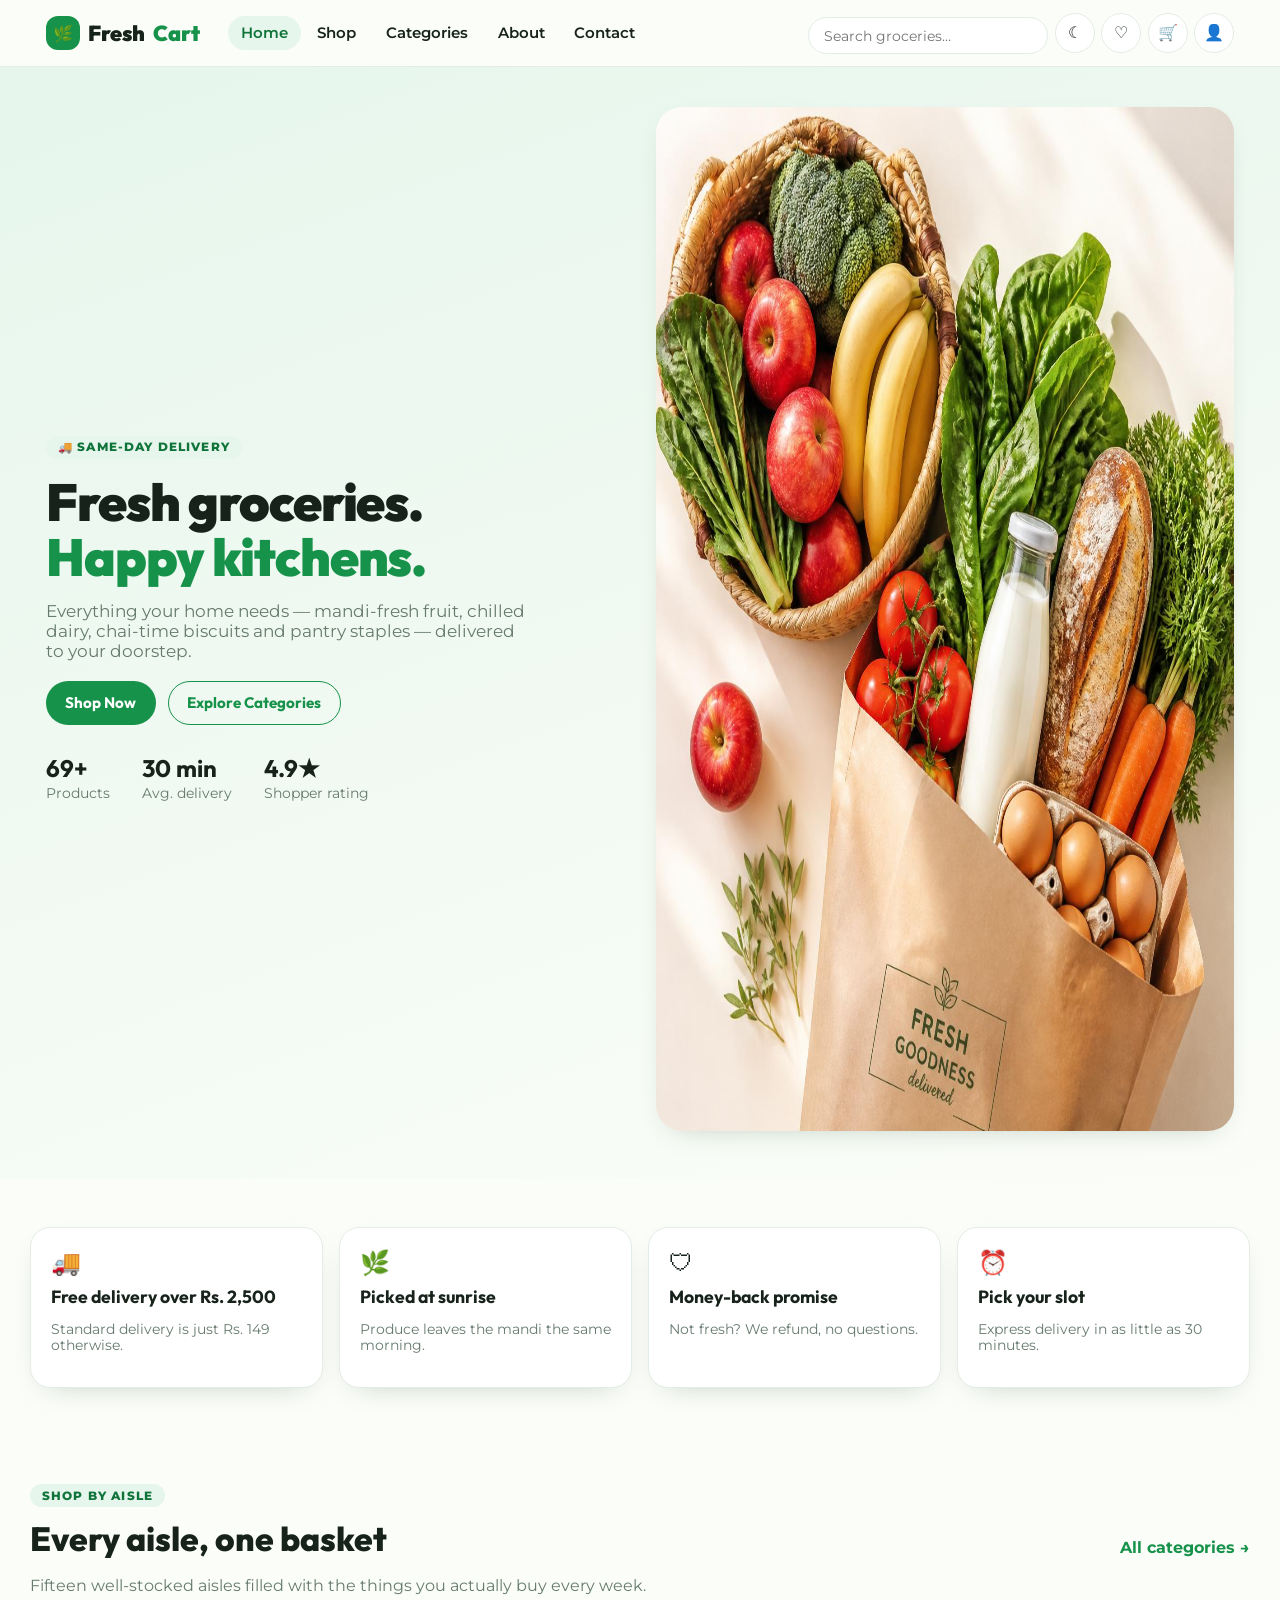
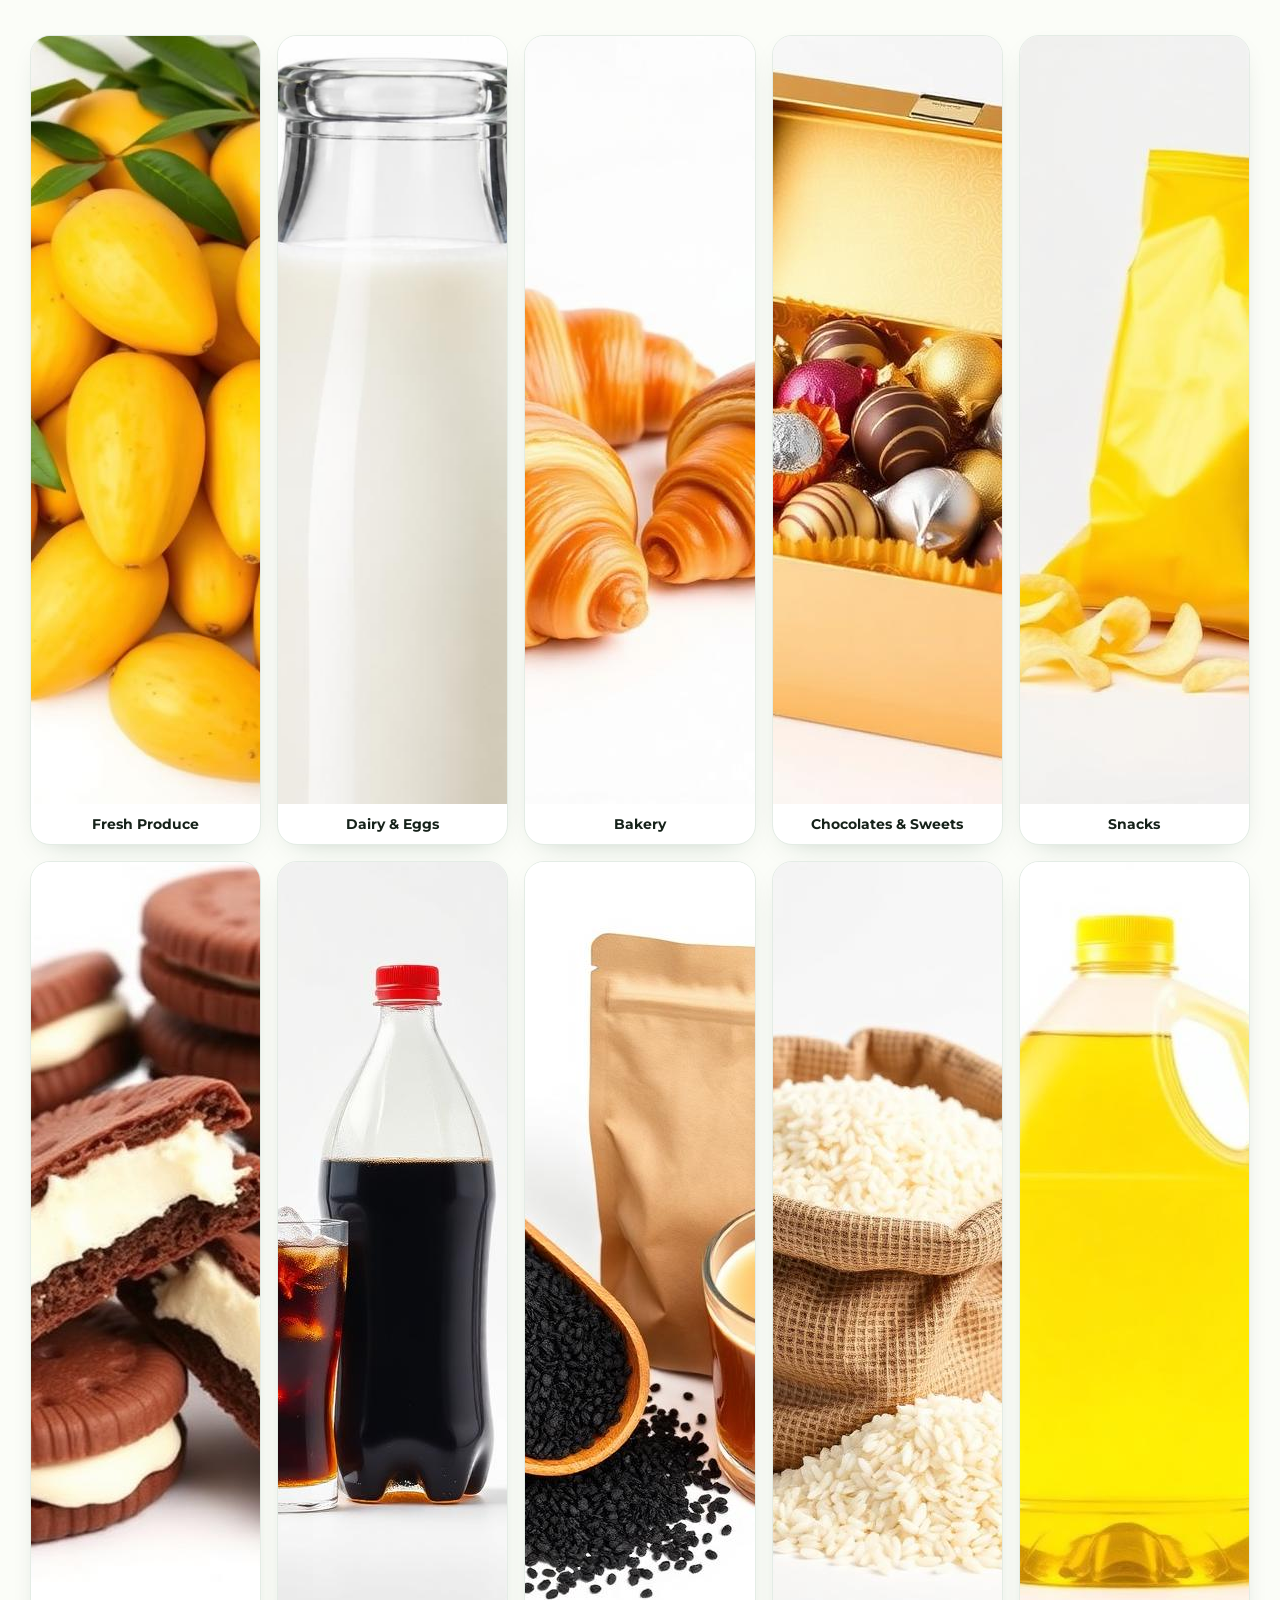
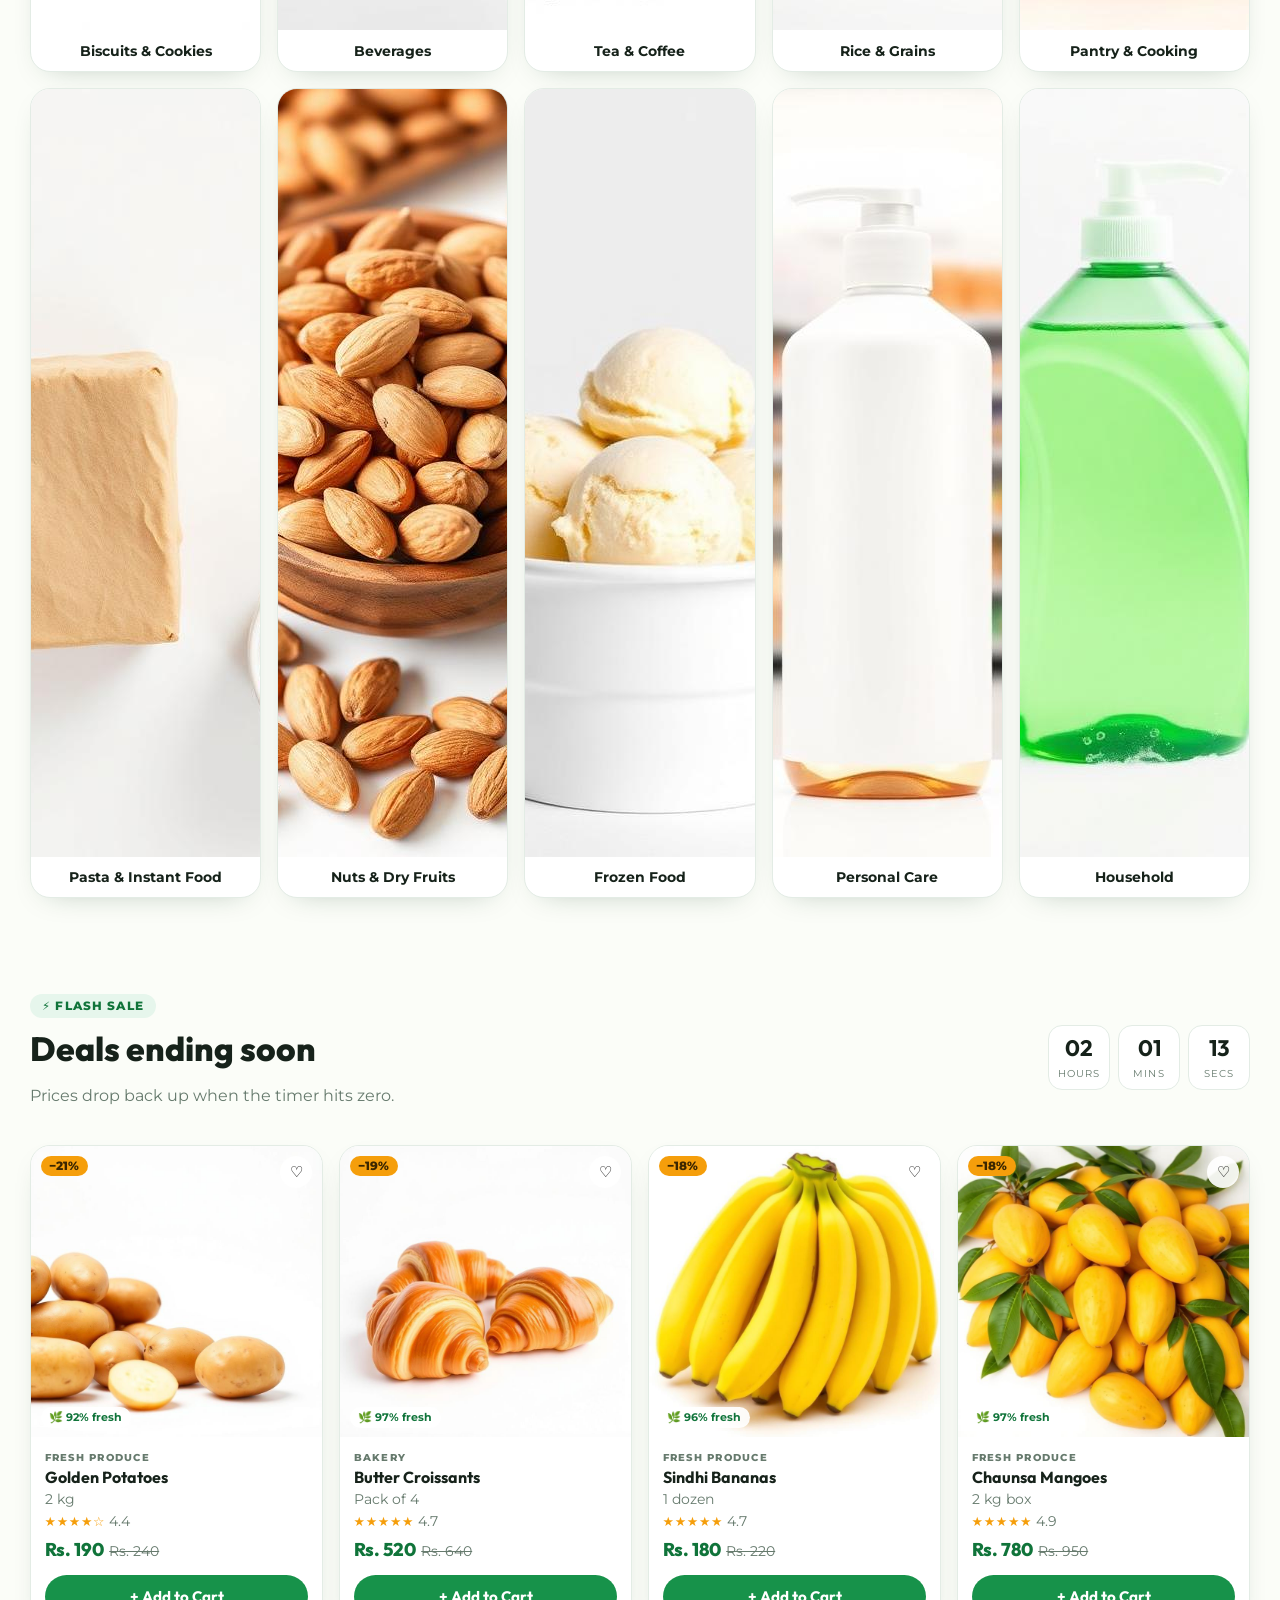
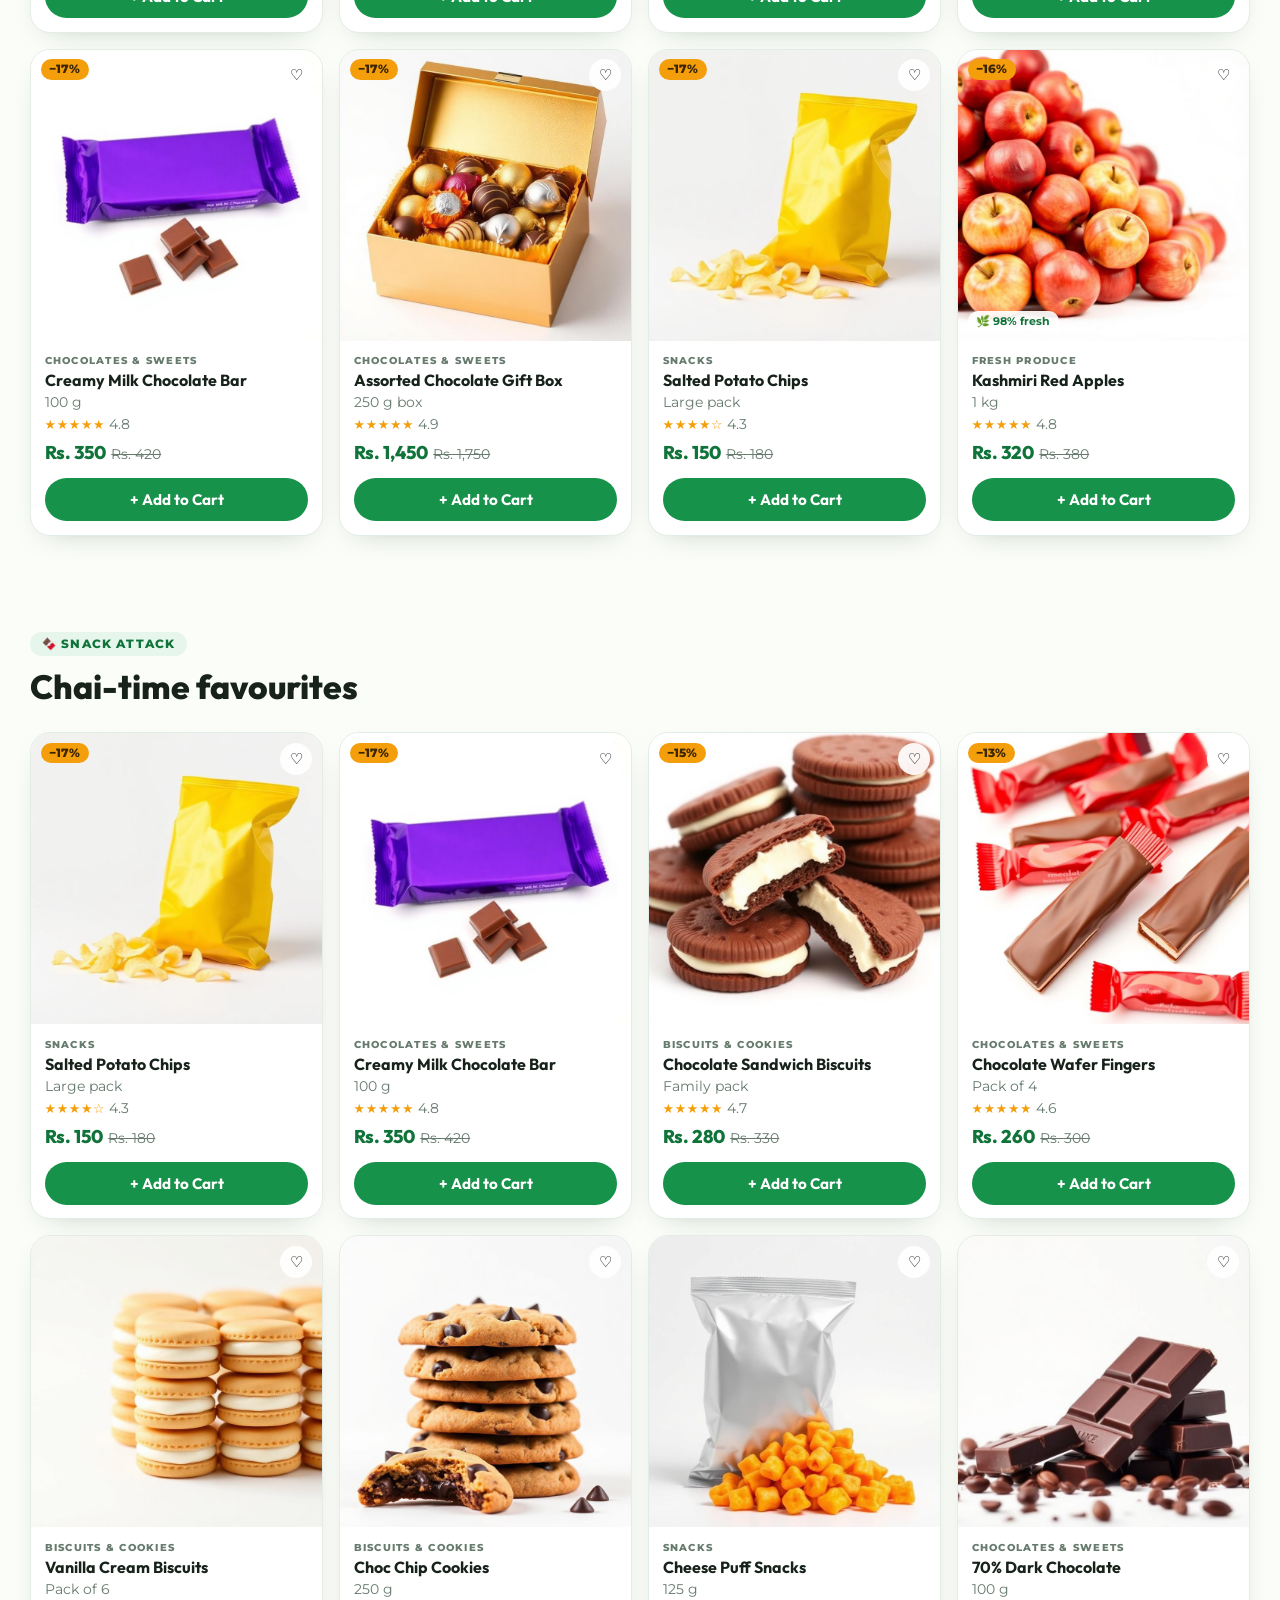
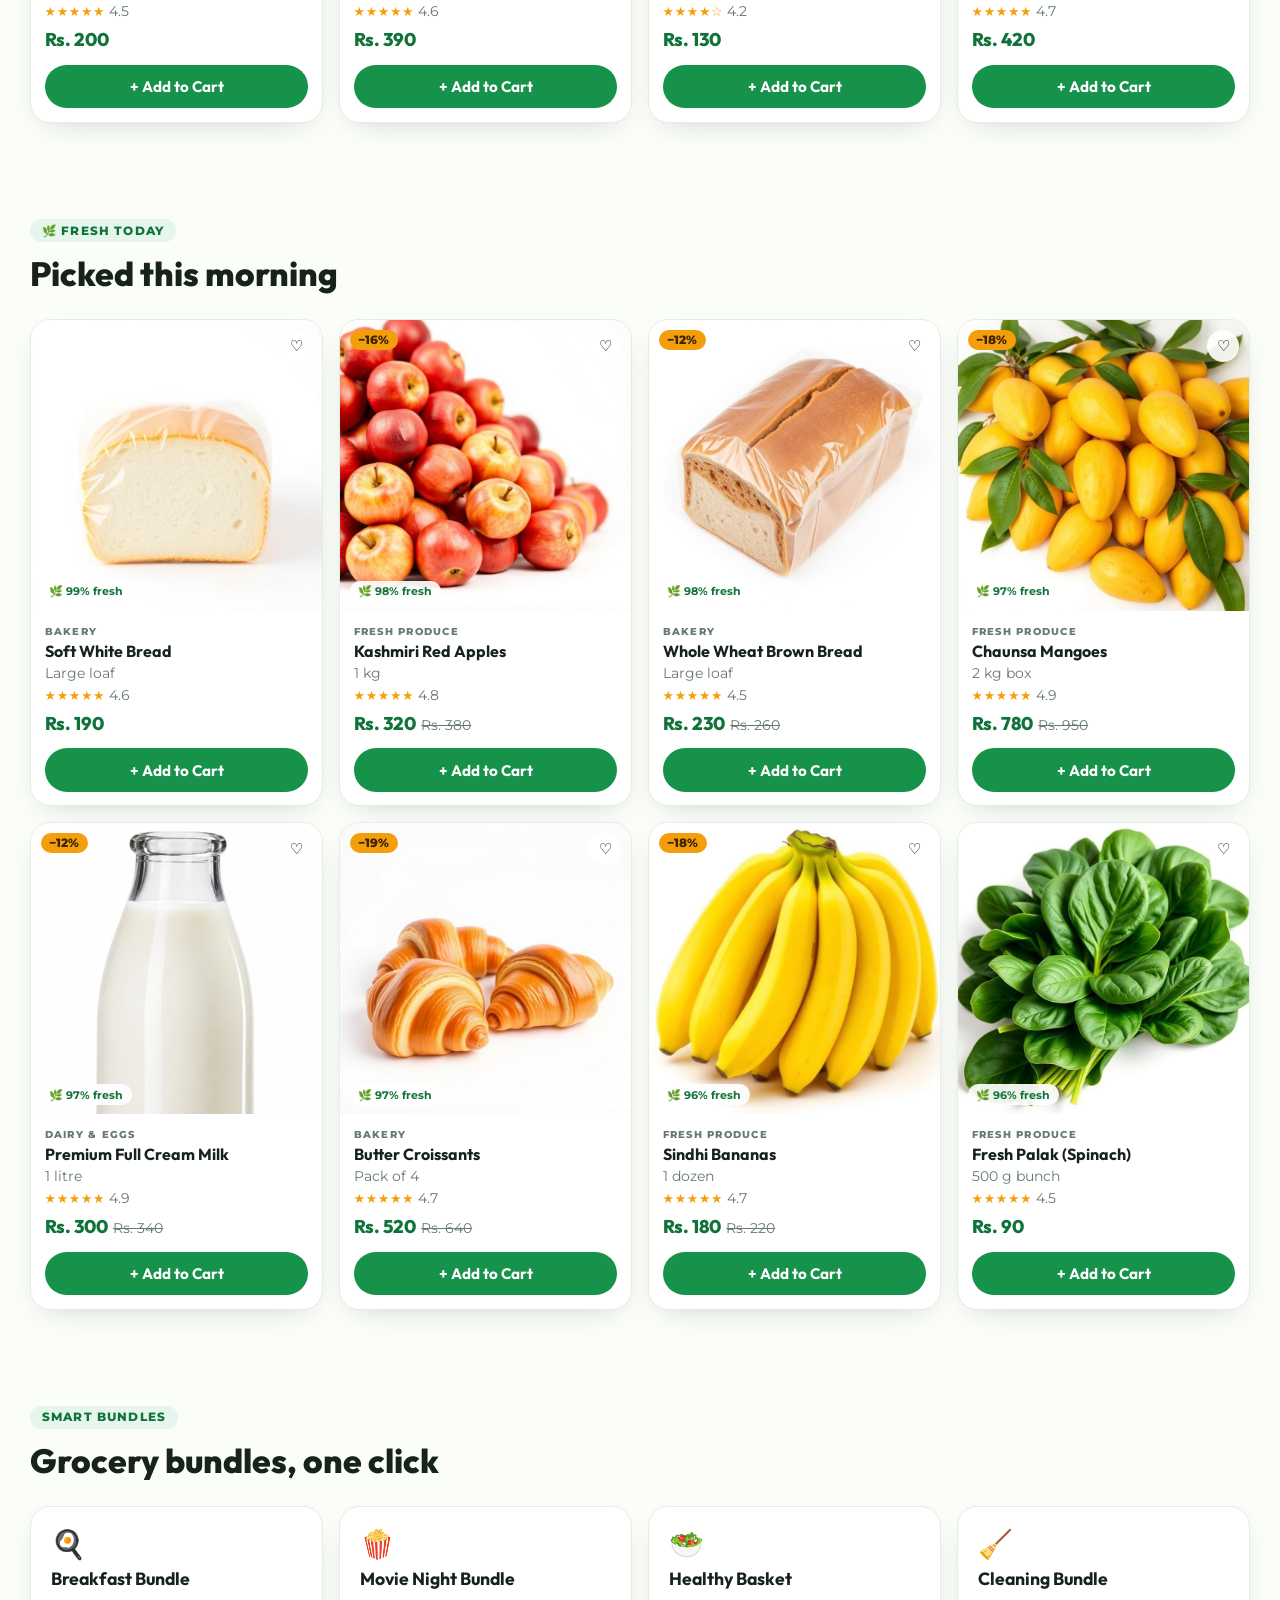
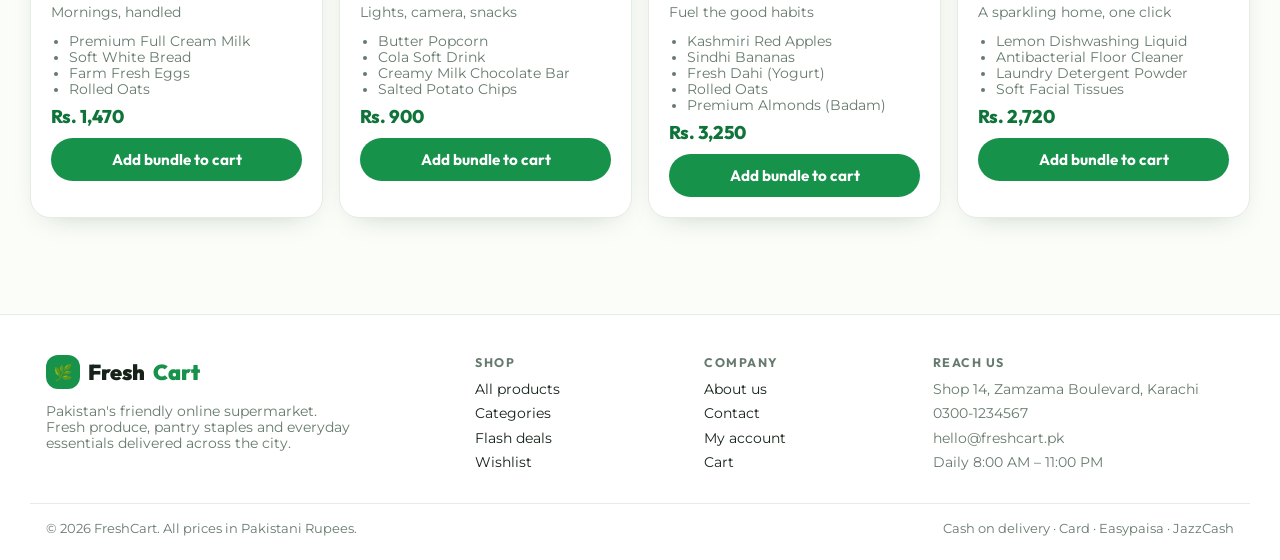
<file: public/freshcart/index.html>
<!doctype html>
<html lang="en">
<head>
<meta charset="utf-8" />
<meta name="viewport" content="width=device-width, initial-scale=1" />
<title>FreshCart — Online Grocery Store in Pakistan</title>
<meta name="description" content="Shop fresh produce, dairy, snacks and pantry staples online with FreshCart. Same-day delivery across Pakistan, prices in PKR." />
<link rel="stylesheet" href="css/styles.css" />
<meta property="og:type" content="website" />
<meta property="og:title" content="FreshCart — Online Grocery Store in Pakistan" />
<meta property="og:description" content="Shop fresh produce, dairy, snacks and pantry staples online with FreshCart. Same-day delivery across Pakistan, prices in PKR." />
<meta property="og:image" content="https://project--e178b9d6-97e4-412b-a71c-56d7d12a4462.lovable.app/og-freshcart.jpg" />
<meta name="twitter:card" content="summary_large_image" />
<meta name="twitter:image" content="https://project--e178b9d6-97e4-412b-a71c-56d7d12a4462.lovable.app/og-freshcart.jpg" />
</head>
<body data-page="index">

<section class="hero">
  <div class="wrap hero-grid">
    <div>
      <span class="pill">🚚 Same-day delivery</span>
      <h1 style="margin-top:1rem">Fresh groceries.<br /><span style="color:var(--primary)">Happy kitchens.</span></h1>
      <p class="muted" style="max-width:44ch;font-size:1.05rem">Everything your home needs — mandi-fresh fruit, chilled dairy, chai-time biscuits and pantry staples — delivered to your doorstep.</p>
      <div class="row" style="margin-top:1.25rem">
        <a class="btn" href="shop.html">Shop Now</a>
        <a class="btn ghost" href="categories.html">Explore Categories</a>
      </div>
      <div class="stat-row">
        <div class="stat"><b>69+</b><span class="small muted">Products</span></div>
        <div class="stat"><b>30 min</b><span class="small muted">Avg. delivery</span></div>
        <div class="stat"><b>4.9★</b><span class="small muted">Shopper rating</span></div>
      </div>
    </div>
    <div><img src="img/hero.jpg" alt="A paper bag full of fresh groceries" width="1024" height="1024" /></div>
  </div>
</section>

<section class="wrap section">
  <div class="grid perks" id="perks"></div>
</section>

<section class="wrap section">
  <div class="between">
    <div>
      <span class="pill">Shop by aisle</span>
      <h2 style="margin-top:.6rem">Every aisle, one basket</h2>
      <p class="muted">Fifteen well-stocked aisles filled with the things you actually buy every week.</p>
    </div>
    <a href="categories.html" style="color:var(--primary);font-weight:700">All categories →</a>
  </div>
  <div class="grid cats" id="catGrid" style="margin-top:1.5rem"></div>
</section>

<section class="wrap section">
  <div class="between">
    <div>
      <span class="pill">⚡ Flash sale</span>
      <h2 style="margin-top:.6rem">Deals ending soon</h2>
      <p class="muted">Prices drop back up when the timer hits zero.</p>
    </div>
    <div class="countdown" id="countdown"></div>
  </div>
  <div class="grid products" id="dealGrid" style="margin-top:1.5rem"></div>
</section>

<section class="wrap section">
  <span class="pill">🍫 Snack attack</span>
  <h2 style="margin-top:.6rem">Chai-time favourites</h2>
  <div class="grid products" id="snackGrid" style="margin-top:1.5rem"></div>
</section>

<section class="wrap section">
  <span class="pill">🌿 Fresh today</span>
  <h2 style="margin-top:.6rem">Picked this morning</h2>
  <div class="grid products" id="freshGrid" style="margin-top:1.5rem"></div>
</section>

<section class="wrap section">
  <span class="pill">Smart bundles</span>
  <h2 style="margin-top:.6rem">Grocery bundles, one click</h2>
  <div class="grid" id="bundleGrid" style="margin-top:1.5rem;grid-template-columns:repeat(auto-fit,minmax(240px,1fr))"></div>
</section>

<script src="js/data.js"></script>
<script src="js/app.js"></script>
<script>
function initPage() {
  document.getElementById("perks").innerHTML = [
    ["🚚", "Free delivery over Rs. 2,500", "Standard delivery is just Rs. 149 otherwise."],
    ["🌿", "Picked at sunrise", "Produce leaves the mandi the same morning."],
    ["🛡", "Money-back promise", "Not fresh? We refund, no questions."],
    ["⏰", "Pick your slot", "Express delivery in as little as 30 minutes."],
  ].map(([i, t, s]) => `<div class="card pad"><div style="font-size:1.5rem">${i}</div><h3 style="margin-top:.5rem">${t}</h3><p class="small muted">${s}</p></div>`).join("");

  document.getElementById("catGrid").innerHTML = CATEGORIES.map((c) => `
    <a class="card cat-card" href="shop.html?cat=${c.id}">
      <img src="${categoryImage(c.id)}" alt="${c.name}" width="768" height="768" loading="lazy" decoding="async" />
      <div class="label">${c.name}</div>
    </a>`).join("");

  const deals = PRODUCTS.filter((p) => p.deal && p.oldPrice).sort((a,b)=>discountPercent(b)-discountPercent(a)).slice(0, 8);
  document.getElementById("dealGrid").innerHTML = productGrid(deals);

  const snacks = PRODUCTS.filter((p) => ["snacks","chocolates-sweets","biscuits-cookies"].includes(p.category)).sort((a,b)=>b.sold-a.sold).slice(0,8);
  document.getElementById("snackGrid").innerHTML = productGrid(snacks);

  const fresh = PRODUCTS.filter((p) => p.fresh).sort((a,b)=>(b.freshness??0)-(a.freshness??0)).slice(0,8);
  document.getElementById("freshGrid").innerHTML = productGrid(fresh);

  document.getElementById("bundleGrid").innerHTML = BUNDLES.map((b) => `
    <div class="card pad">
      <div style="font-size:1.75rem">${b.emoji}</div>
      <h3 style="margin-top:.4rem">${b.name}</h3>
      <p class="small muted">${b.tagline}</p>
      <ul class="small muted" style="padding-left:1.1rem;margin:.5rem 0">${b.items.map((id)=>`<li>${getProduct(id)?.name ?? id}</li>`).join("")}</ul>
      <div class="price">${money(bundlePrice(b))}</div>
      <button class="btn block" style="margin-top:.6rem" onclick="addBundle('${b.id}')">Add bundle to cart</button>
    </div>`).join("");

  startCountdown();
}

function addBundle(id) {
  const b = BUNDLES.find((x) => x.id === id);
  b.items.forEach((pid) => {
    const line = state.cart.find((l) => l.id === pid);
    if (line) line.qty += 1; else state.cart.push({ id: pid, qty: 1 });
  });
  save(); syncBadges();
  toast(`${b.name} added — ${b.items.length} items`);
}

function startCountdown() {
  const host = document.getElementById("countdown");
  const end = new Date(); end.setHours(23, 59, 59, 999);
  const tick = () => {
    let s = Math.max(0, Math.floor((end - Date.now()) / 1000));
    const h = Math.floor(s / 3600), m = Math.floor((s % 3600) / 60);
    const sec = s % 60;
    host.innerHTML = [["Hours", h], ["Mins", m], ["Secs", sec]]
      .map(([l, v]) => `<div><b>${String(v).padStart(2, "0")}</b><span>${l}</span></div>`).join("");
  };
  tick(); setInterval(tick, 1000);
}
</script>
</body>
</html>
</file>
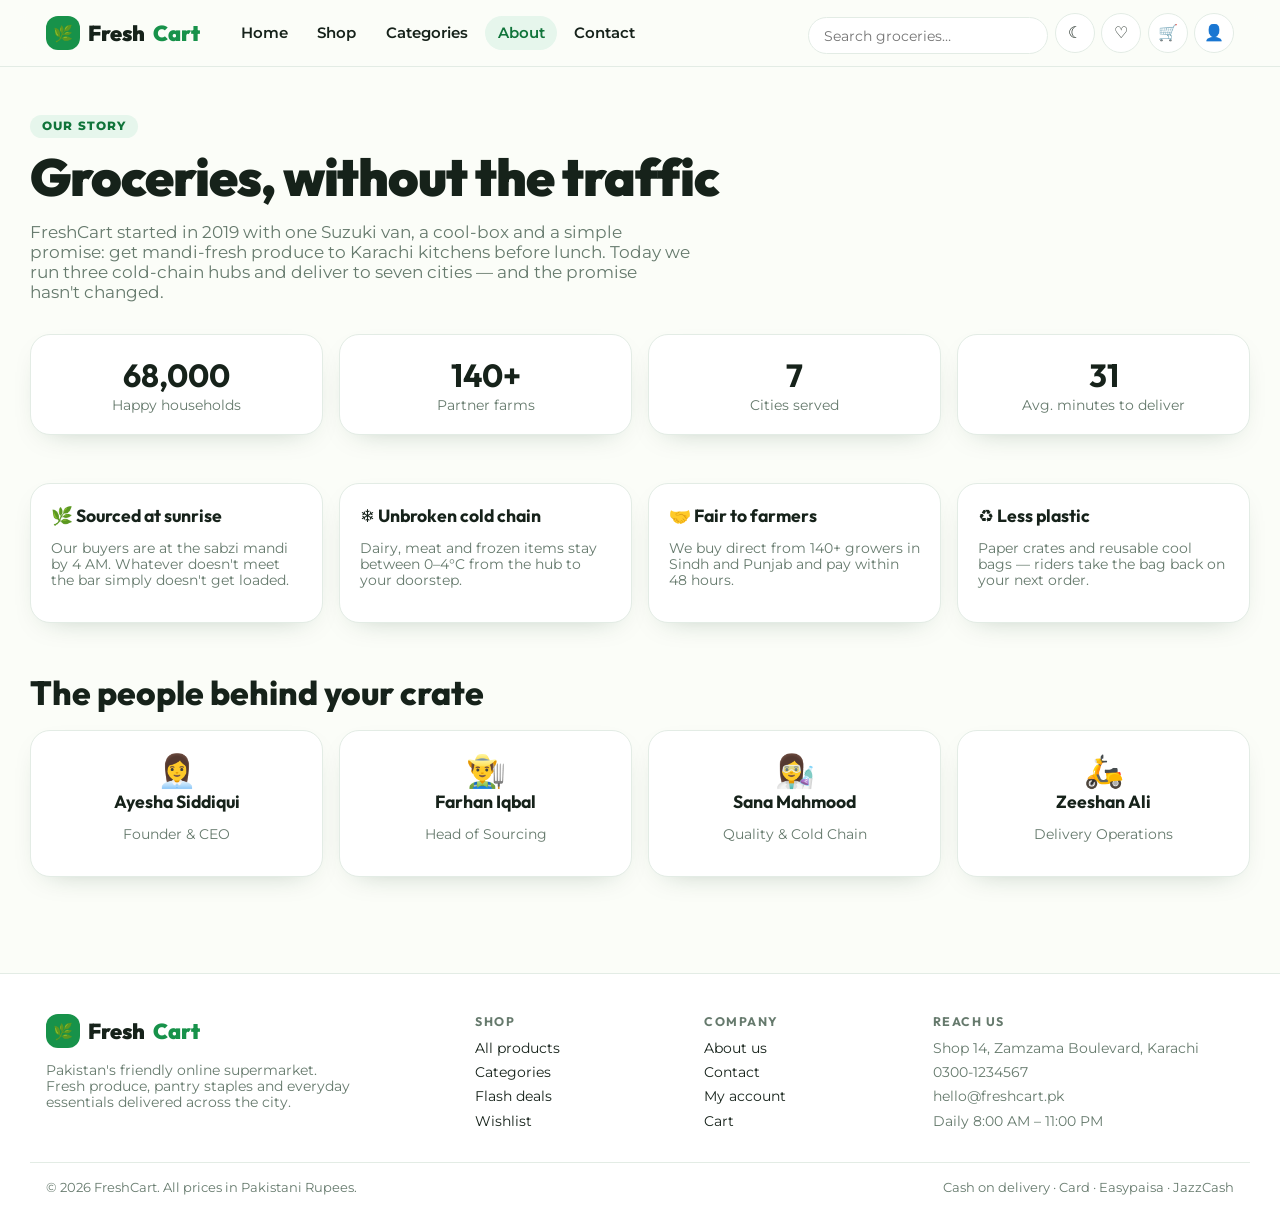
<file: public/freshcart/about.html>
<!doctype html>
<html lang="en">
<head>
<meta charset="utf-8" />
<meta name="viewport" content="width=device-width, initial-scale=1" />
<title>About FreshCart — Pakistan's Friendly Online Supermarket</title>
<meta name="description" content="How FreshCart sources mandi-fresh produce every morning and delivers groceries across Pakistan in under an hour." />
<link rel="stylesheet" href="css/styles.css" />
<meta property="og:type" content="website" />
<meta property="og:title" content="About FreshCart — Pakistan's Friendly Online Supermarket" />
<meta property="og:description" content="How FreshCart sources mandi-fresh produce every morning and delivers groceries across Pakistan in under an hour." />
<meta property="og:image" content="https://project--e178b9d6-97e4-412b-a71c-56d7d12a4462.lovable.app/og-freshcart.jpg" />
<meta name="twitter:card" content="summary_large_image" />
<meta name="twitter:image" content="https://project--e178b9d6-97e4-412b-a71c-56d7d12a4462.lovable.app/og-freshcart.jpg" />
</head>
<body data-page="about">
<section class="wrap section">
  <span class="pill">Our story</span>
  <h1 style="margin-top:.75rem">Groceries, without the traffic</h1>
  <p class="muted" style="max-width:60ch;font-size:1.05rem">FreshCart started in 2019 with one Suzuki van, a cool-box and a simple promise: get mandi-fresh produce to Karachi kitchens before lunch. Today we run three cold-chain hubs and deliver to seven cities — and the promise hasn't changed.</p>

  <div class="grid" id="stats" style="margin-top:2rem;grid-template-columns:repeat(auto-fit,minmax(160px,1fr))"></div>

  <div class="grid" style="margin-top:3rem;grid-template-columns:repeat(auto-fit,minmax(260px,1fr))">
    <div class="card pad"><h3>🌿 Sourced at sunrise</h3><p class="small muted">Our buyers are at the sabzi mandi by 4 AM. Whatever doesn't meet the bar simply doesn't get loaded.</p></div>
    <div class="card pad"><h3>❄ Unbroken cold chain</h3><p class="small muted">Dairy, meat and frozen items stay between 0–4°C from the hub to your doorstep.</p></div>
    <div class="card pad"><h3>🤝 Fair to farmers</h3><p class="small muted">We buy direct from 140+ growers in Sindh and Punjab and pay within 48 hours.</p></div>
    <div class="card pad"><h3>♻ Less plastic</h3><p class="small muted">Paper crates and reusable cool bags — riders take the bag back on your next order.</p></div>
  </div>

  <h2 style="margin-top:3rem">The people behind your crate</h2>
  <div class="grid" style="margin-top:1rem;grid-template-columns:repeat(auto-fit,minmax(200px,1fr))">
    <div class="card pad center"><div style="font-size:2rem">👩‍💼</div><h3>Ayesha Siddiqui</h3><p class="small muted">Founder & CEO</p></div>
    <div class="card pad center"><div style="font-size:2rem">👨‍🌾</div><h3>Farhan Iqbal</h3><p class="small muted">Head of Sourcing</p></div>
    <div class="card pad center"><div style="font-size:2rem">👩‍🔬</div><h3>Sana Mahmood</h3><p class="small muted">Quality & Cold Chain</p></div>
    <div class="card pad center"><div style="font-size:2rem">🛵</div><h3>Zeeshan Ali</h3><p class="small muted">Delivery Operations</p></div>
  </div>
</section>

<script src="js/data.js"></script>
<script src="js/app.js"></script>
<script>
const STATS = [[68000, "Happy households", ""], [140, "Partner farms", "+"], [7, "Cities served", ""], [31, "Avg. minutes to deliver", ""]];

function initPage() {
  document.getElementById("stats").innerHTML = STATS.map(([n, label, suffix], i) =>
    `<div class="card pad center"><b style="font-family:Outfit,sans-serif;font-size:2rem;display:block" data-stat="${i}">0</b><span class="small muted">${label}</span></div>`).join("");

  const host = document.getElementById("stats");
  const run = () => STATS.forEach(([n, , suffix], i) => {
    const el = host.querySelector(`[data-stat="${i}"]`);
    const t0 = performance.now();
    const step = (t) => {
      const k = Math.min(1, (t - t0) / 1200);
      el.textContent = Math.round(n * (1 - Math.pow(1 - k, 3))).toLocaleString("en-US") + suffix;
      if (k < 1) requestAnimationFrame(step);
    };
    requestAnimationFrame(step);
  });

  const io = new IntersectionObserver((entries) => {
    if (entries.some((e) => e.isIntersecting)) { run(); io.disconnect(); }
  }, { threshold: 0.3 });
  io.observe(host);
}
</script>
</body>
</html>
</file>
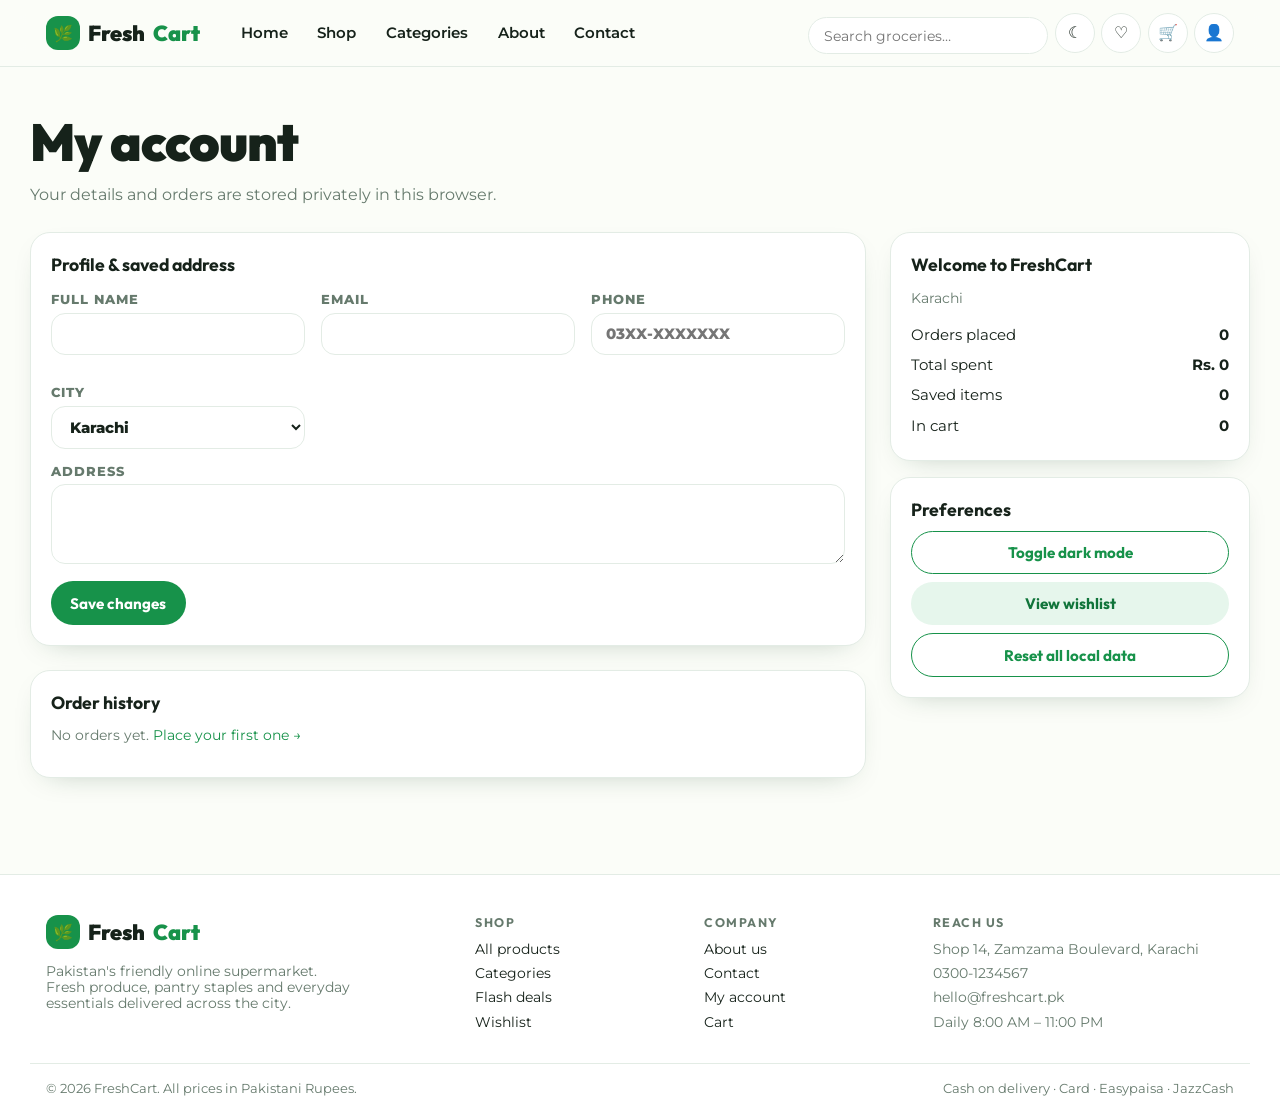
<file: public/freshcart/account.html>
<!doctype html>
<html lang="en">
<head>
<meta charset="utf-8" />
<meta name="viewport" content="width=device-width, initial-scale=1" />
<title>My Account — FreshCart</title>
<meta name="description" content="Manage your FreshCart profile, saved address and review your past grocery orders." />
<link rel="stylesheet" href="css/styles.css" />
<meta property="og:type" content="website" />
<meta property="og:title" content="My Account — FreshCart" />
<meta property="og:description" content="Manage your FreshCart profile, saved address and review your past grocery orders." />
<meta property="og:image" content="https://project--e178b9d6-97e4-412b-a71c-56d7d12a4462.lovable.app/og-freshcart.jpg" />
<meta name="twitter:card" content="summary_large_image" />
<meta name="twitter:image" content="https://project--e178b9d6-97e4-412b-a71c-56d7d12a4462.lovable.app/og-freshcart.jpg" />
</head>
<body data-page="account">
<section class="wrap section">
  <h1>My account</h1>
  <p class="muted">Your details and orders are stored privately in this browser.</p>

  <div class="cart-cols" style="margin-top:1.75rem">
    <div class="grid" style="gap:1.5rem">
      <form class="card pad" id="form" novalidate>
        <h3>Profile & saved address</h3>
        <div class="grid" style="grid-template-columns:repeat(auto-fit,minmax(220px,1fr));margin-top:1rem">
          <label class="field">Full name<input id="name" /><span class="err hide"></span></label>
          <label class="field">Email<input id="email" type="email" /><span class="err hide"></span></label>
          <label class="field">Phone<input id="phone" placeholder="03XX-XXXXXXX" /><span class="err hide"></span></label>
          <label class="field">City
            <select id="city"><option>Karachi</option><option>Lahore</option><option>Islamabad</option><option>Rawalpindi</option><option>Faisalabad</option><option>Multan</option><option>Peshawar</option></select>
          </label>
        </div>
        <label class="field">Address<textarea id="address" rows="3"></textarea><span class="err hide"></span></label>
        <button class="btn" type="submit">Save changes</button>
      </form>

      <div class="card pad">
        <h3>Order history</h3>
        <div id="orders" style="margin-top:.75rem"></div>
      </div>
    </div>

    <aside class="grid" style="gap:1rem">
      <div class="card pad" id="statCard"></div>
      <div class="card pad">
        <h3>Preferences</h3>
        <button class="btn ghost block" style="margin-top:.6rem" onclick="toggleTheme()">Toggle dark mode</button>
        <a class="btn soft block" style="margin-top:.5rem" href="wishlist.html">View wishlist</a>
        <button class="btn ghost block" style="margin-top:.5rem" onclick="wipe()">Reset all local data</button>
      </div>
    </aside>
  </div>
</section>

<script src="js/data.js"></script>
<script src="js/app.js"></script>
<script>
function initPage() {
  ["name", "email", "phone", "address"].forEach((k) => { document.getElementById(k).value = state.profile[k] || ""; });
  document.getElementById("city").value = state.profile.city || "Karachi";
  document.getElementById("form").onsubmit = saveProfile;
  renderOrders();
  renderStats();
}

function renderStats() {
  const spent = state.orders.reduce((s, o) => s + o.total, 0);
  document.getElementById("statCard").innerHTML = `
    <h3>${state.profile.name || "Welcome to FreshCart"}</h3>
    <p class="small muted">${state.profile.city || "Karachi"}</p>
    <div class="line"><span>Orders placed</span><strong>${state.orders.length}</strong></div>
    <div class="line"><span>Total spent</span><strong>${money(spent)}</strong></div>
    <div class="line"><span>Saved items</span><strong>${state.wishlist.length}</strong></div>
    <div class="line"><span>In cart</span><strong>${cartCount()}</strong></div>`;
}

function renderOrders() {
  const host = document.getElementById("orders");
  if (!state.orders.length) {
    host.innerHTML = `<p class="small muted">No orders yet. <a href="shop.html" style="color:var(--primary)">Place your first one →</a></p>`;
    return;
  }
  host.innerHTML = `<table class="orders">
    <thead><tr><th>Order</th><th>Date</th><th>Items</th><th>Total</th><th></th></tr></thead>
    <tbody>${state.orders.map((o) => `
      <tr>
        <td><strong>${o.id}</strong></td>
        <td>${new Date(o.date).toLocaleDateString("en-GB")}</td>
        <td>${o.items.reduce((n, i) => n + i.qty, 0)}</td>
        <td>${money(o.total)}</td>
        <td><a href="order-confirmation.html?id=${o.id}" style="color:var(--primary);font-weight:700">View</a></td>
      </tr>`).join("")}</tbody></table>`;
}

function fail(id, msg) {
  const err = document.getElementById(id).parentElement.querySelector(".err");
  err.textContent = msg; err.classList.toggle("hide", !msg);
  return !msg;
}

function saveProfile(e) {
  e.preventDefault();
  const v = (id) => document.getElementById(id).value.trim();
  let ok = true;
  ok = fail("name", v("name").length < 3 ? "Please enter your full name." : "") && ok;
  ok = fail("email", /^[^@\s]+@[^@\s]+\.[a-z]{2,}$/i.test(v("email")) ? "" : "Enter a valid email address.") && ok;
  ok = fail("phone", v("phone") === "" || /^03\d{2}-?\d{7}$/.test(v("phone")) ? "" : "Use a number like 0300-1234567.") && ok;
  if (!ok) { toast("Please fix the highlighted fields"); return; }
  state.profile = { name: v("name"), email: v("email"), phone: v("phone"), city: v("city"), address: v("address") };
  save();
  renderStats();
  toast("Profile saved ✅");
}

function wipe() {
  localStorage.removeItem(KEY);
  location.reload();
}
</script>
</body>
</html>
</file>
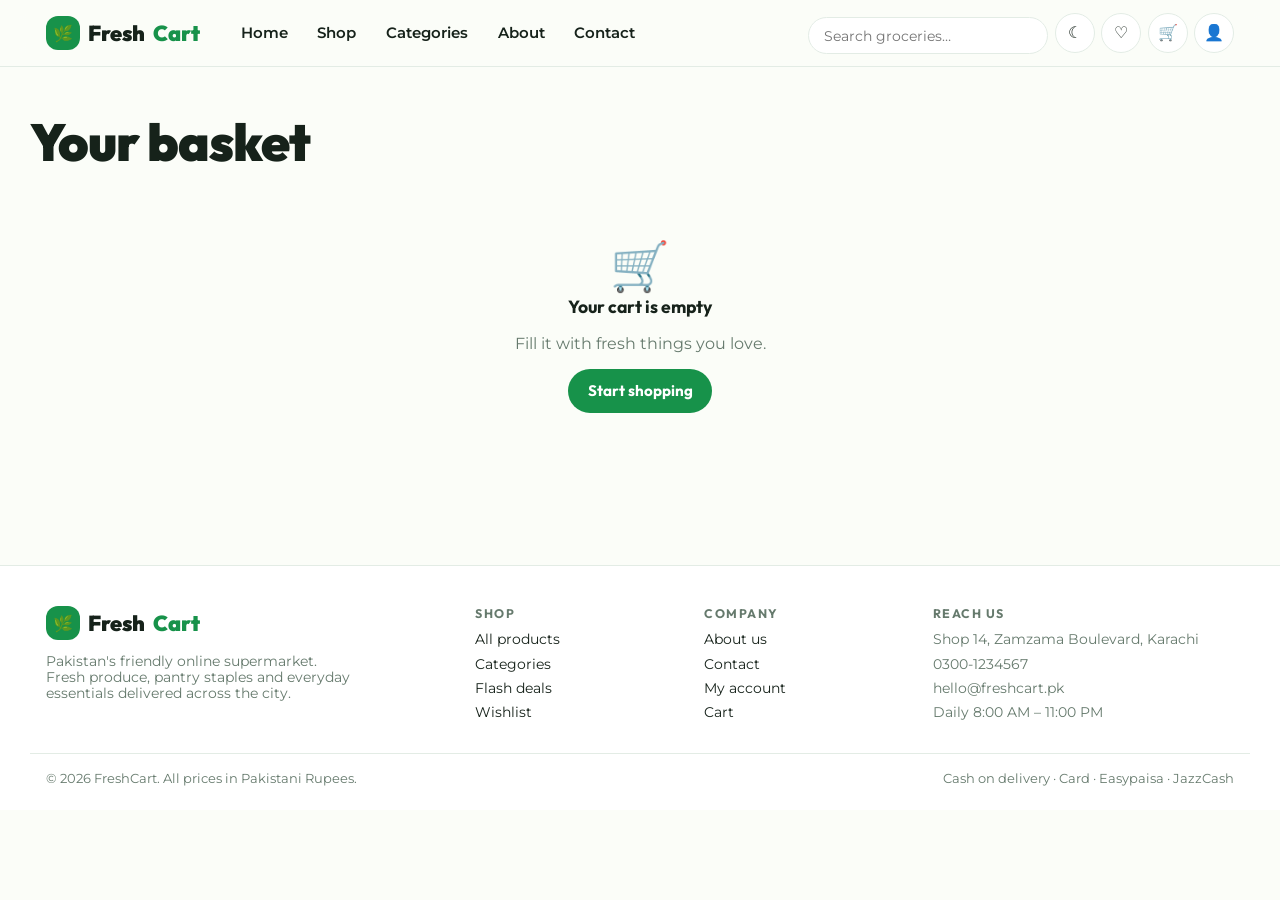
<file: public/freshcart/cart.html>
<!doctype html>
<html lang="en">
<head>
<meta charset="utf-8" />
<meta name="viewport" content="width=device-width, initial-scale=1" />
<title>Shopping Cart — FreshCart</title>
<meta name="description" content="Review your FreshCart basket, spin a surprise discount and head to checkout. All totals in PKR." />
<link rel="stylesheet" href="css/styles.css" />
<meta property="og:type" content="website" />
<meta property="og:title" content="Shopping Cart — FreshCart" />
<meta property="og:description" content="Review your FreshCart basket, spin a surprise discount and head to checkout. All totals in PKR." />
<meta property="og:image" content="https://project--e178b9d6-97e4-412b-a71c-56d7d12a4462.lovable.app/og-freshcart.jpg" />
<meta name="twitter:card" content="summary_large_image" />
<meta name="twitter:image" content="https://project--e178b9d6-97e4-412b-a71c-56d7d12a4462.lovable.app/og-freshcart.jpg" />
</head>
<body data-page="cart">
<section class="wrap section">
  <h1>Your basket</h1>
  <div class="cart-cols" style="margin-top:1.5rem">
    <div>
      <div class="card" id="lines"></div>
      <div id="suggestions" style="margin-top:1.5rem"></div>
    </div>
    <aside class="card pad" id="summary"></aside>
  </div>
  <div class="empty hide" id="empty"><div class="big">🛒</div><h3>Your cart is empty</h3><p class="muted">Fill it with fresh things you love.</p><a class="btn" href="shop.html">Start shopping</a></div>
</section>

<script src="js/data.js"></script>
<script src="js/app.js"></script>
<script>
function initPage() { renderCart(); }

function renderCart() {
  const items = state.cart.map((l) => ({ line: l, p: getProduct(l.id) })).filter((x) => x.p);
  const isEmpty = items.length === 0;
  document.getElementById("empty").classList.toggle("hide", !isEmpty);
  document.querySelector(".cart-cols").classList.toggle("hide", isEmpty);
  if (isEmpty) return;

  document.getElementById("lines").innerHTML = items.map(({ line, p }) => `
    <div class="cart-item">
      <img src="${productImage(p.id)}" alt="${p.name}" width="768" height="768" loading="lazy" />
      <div>
        <div class="between">
          <div>
            <a class="name" href="product.html?id=${p.id}" style="font-family:Outfit,sans-serif;font-weight:700">${p.name}</a>
            <div class="small muted">${p.unit} · ${money(p.price)} each</div>
          </div>
          <div style="text-align:right">
            <div class="price">${money(p.price * line.qty)}</div>
            <button class="chip" style="margin-top:.4rem" onclick="dropItem('${p.id}')">Remove</button>
          </div>
        </div>
        <div class="qty" style="margin-top:.6rem">
          <button onclick="changeQty('${p.id}', ${line.qty - 1})" aria-label="Decrease">−</button>
          <span>${line.qty}</span>
          <button onclick="changeQty('${p.id}', ${line.qty + 1})" aria-label="Increase">+</button>
        </div>
      </div>
    </div>`).join("");

  const d = state.discount;
  const fee = deliveryFee("standard");
  document.getElementById("summary").innerHTML = `
    <h3>Order summary</h3>
    <div class="line"><span>Subtotal (${cartCount()} items)</span><strong>${money(subtotal())}</strong></div>
    ${d ? `<div class="line" style="color:var(--primary)"><span>Discount (${d.code} · ${d.percent}%)</span><strong>− ${money(discountAmount())}</strong></div>` : ""}
    <div class="line"><span>Delivery</span><strong>${fee === 0 ? "Free" : money(fee)}</strong></div>
    <div class="line total"><span>Total</span><span>${money(grandTotal("standard"))}</span></div>
    ${subtotal() < FREE_DELIVERY_OVER ? `<p class="small muted">Add ${money(FREE_DELIVERY_OVER - subtotal())} more for free delivery.</p>` : `<p class="small" style="color:var(--primary)">You've unlocked free delivery 🎉</p>`}
    <div class="card pad" style="margin-top:1rem;box-shadow:none;background:var(--primary-soft)">
      <strong>🎁 Surprise discount</strong>
      <p class="small" style="margin:.35rem 0">${d ? `Code <strong>${d.code}</strong> is applied — ${d.percent}% off.` : "Spin once per basket and see what you win."}</p>
      <button class="btn ${d ? "ghost" : ""} block" onclick="spinDiscount()">${d ? "Spin again" : "Spin for a discount"}</button>
    </div>
    <a class="btn block" href="checkout.html" style="margin-top:1rem">Proceed to checkout</a>
    <button class="btn ghost block" style="margin-top:.5rem" onclick="emptyCart()">Clear cart</button>`;
  renderSuggestions();
}

function changeQty(id, q) { setQty(id, q); renderCart(); }
function dropItem(id) { const n = getProduct(id).name; removeFromCart(id); renderCart(); toast(`${n} removed`); }
function emptyCart() { clearCart(); renderCart(); toast("Cart cleared"); }
const _add = addToCart;
addToCart = (id, q) => { _add(id, q); renderCart(); };
</script>
</body>
</html>
</file>
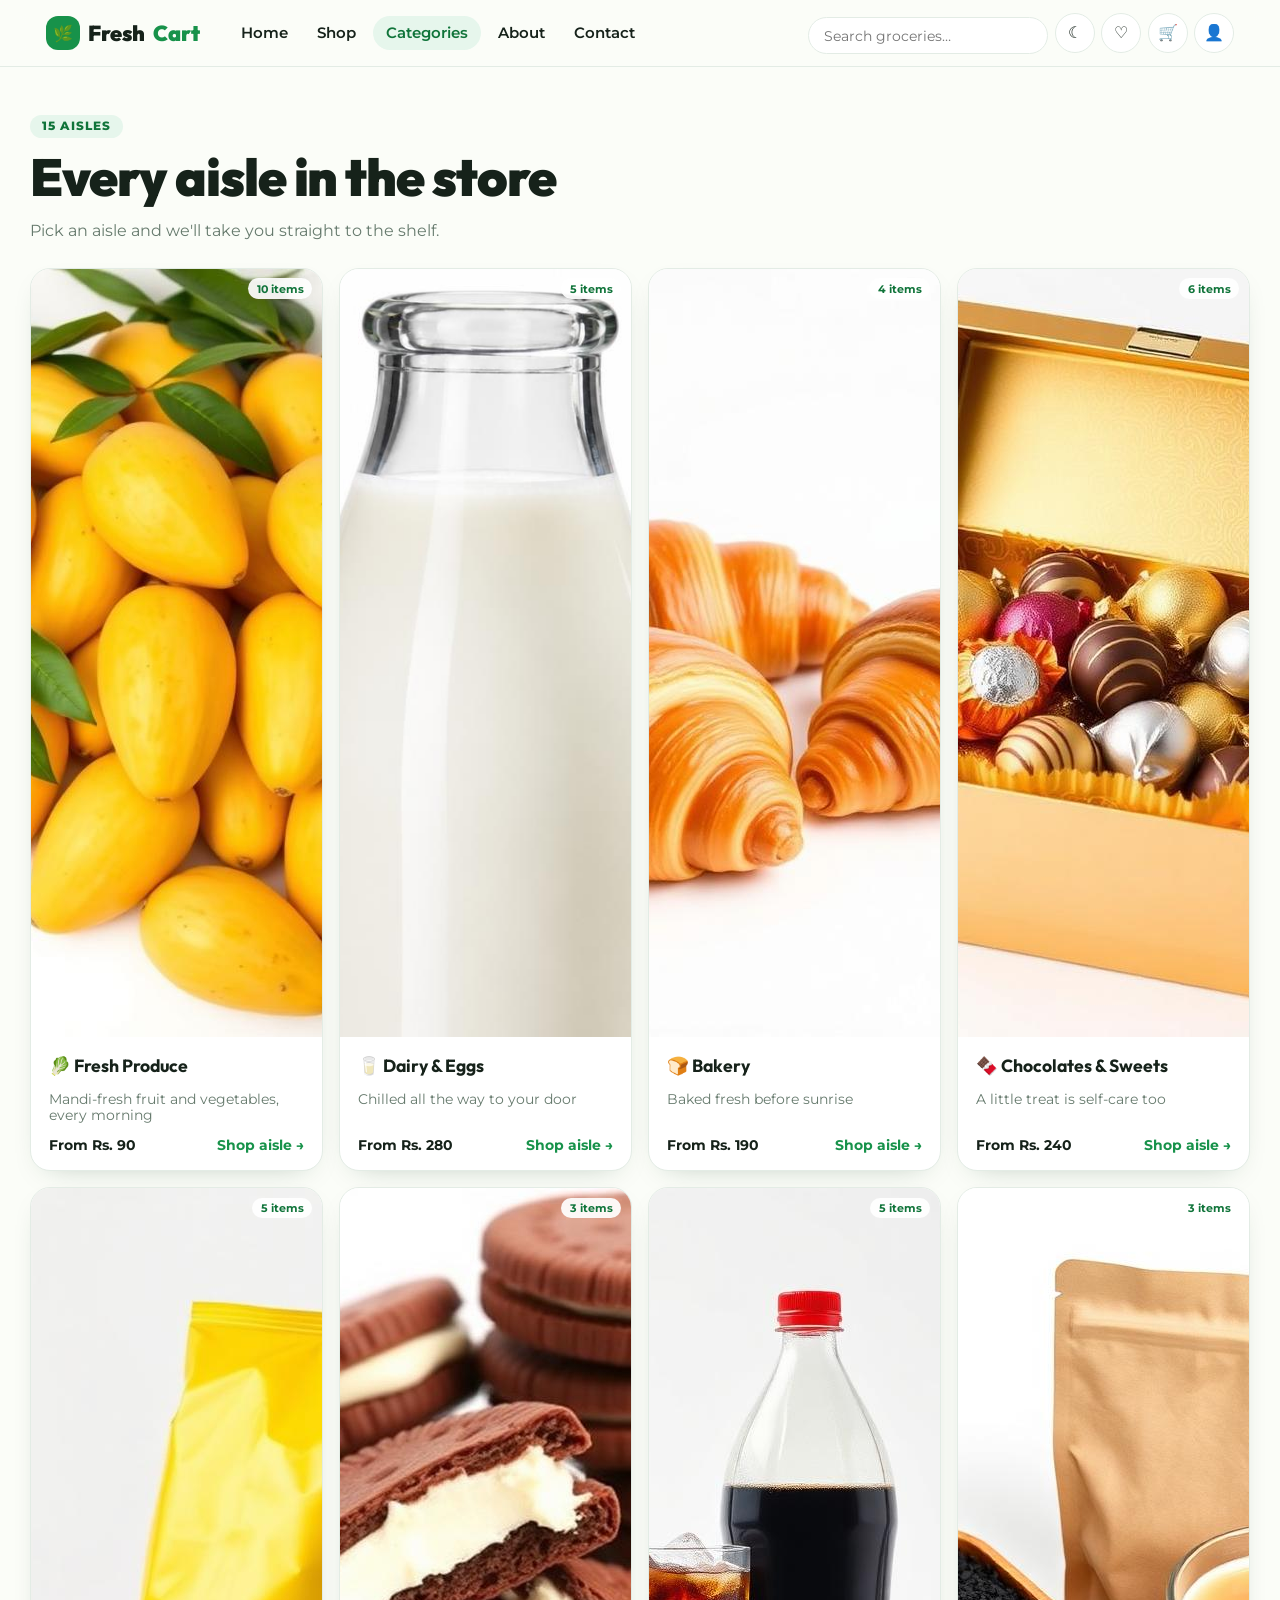
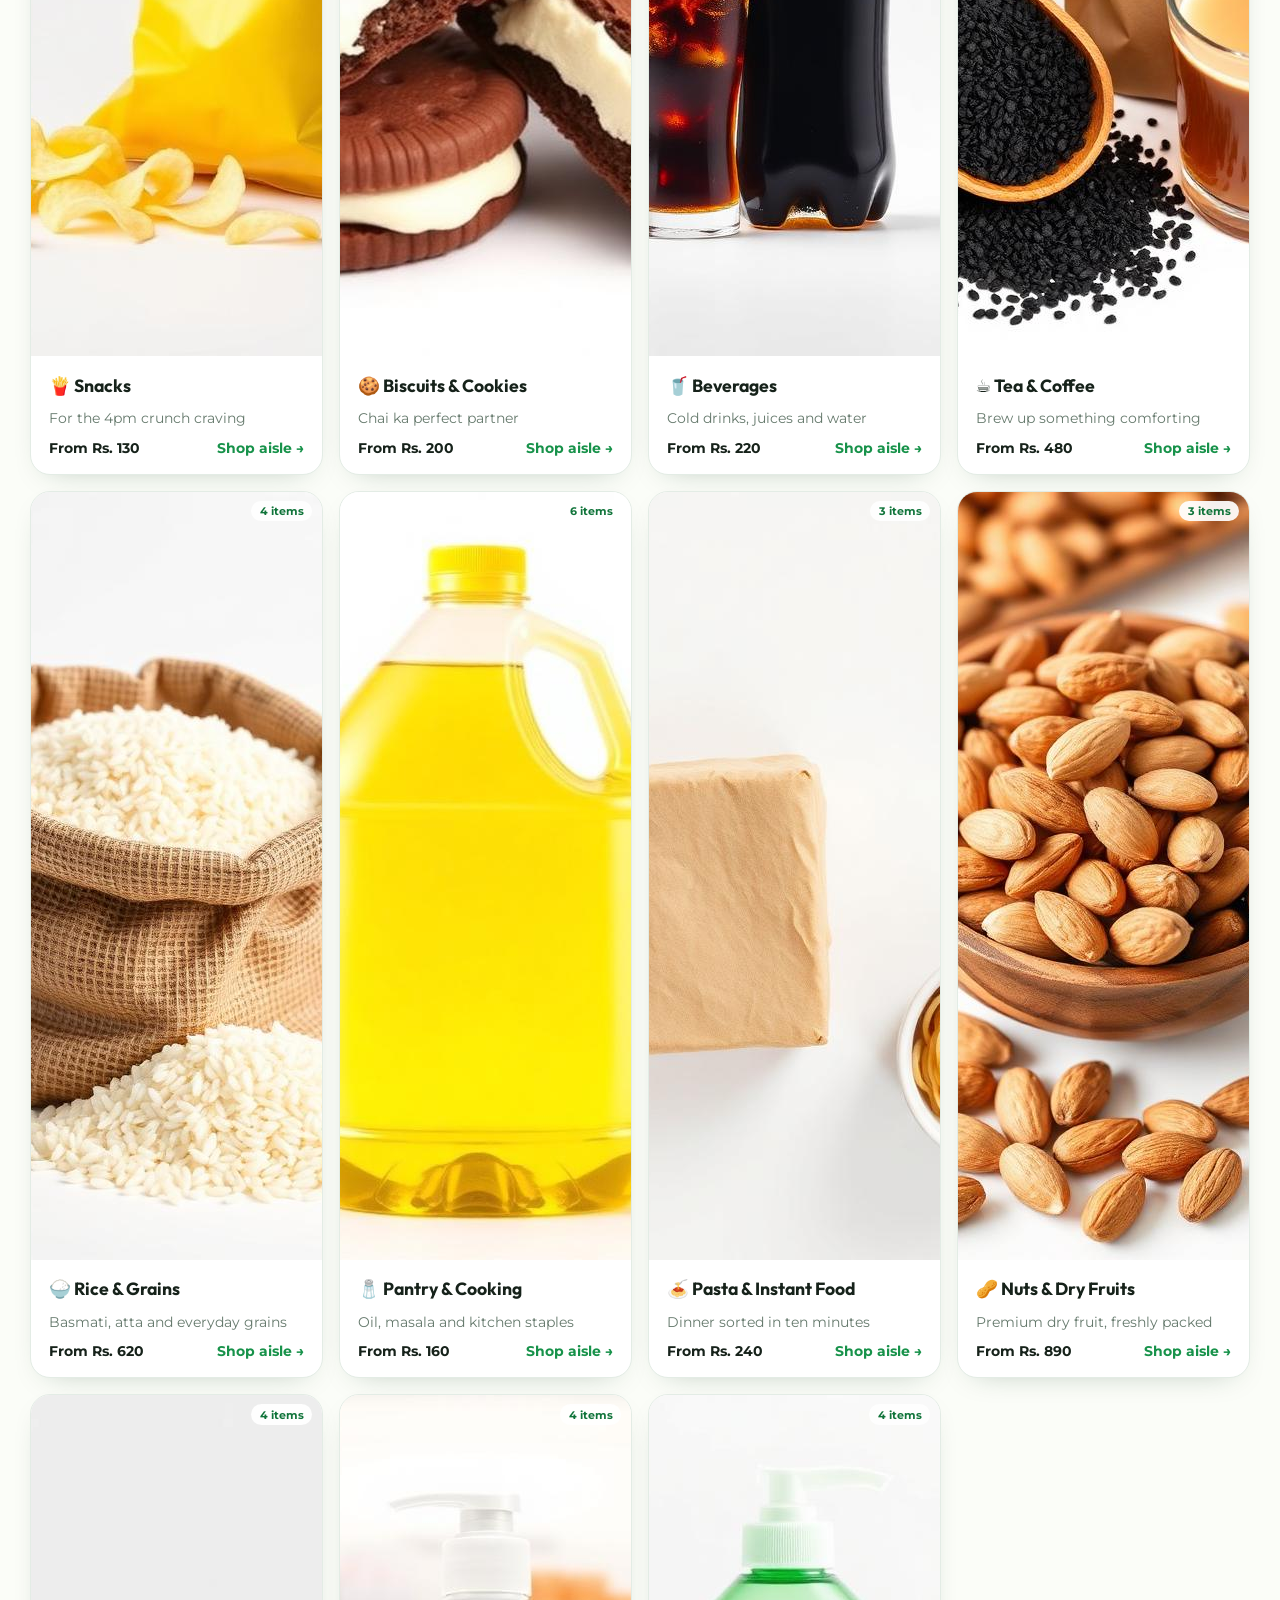
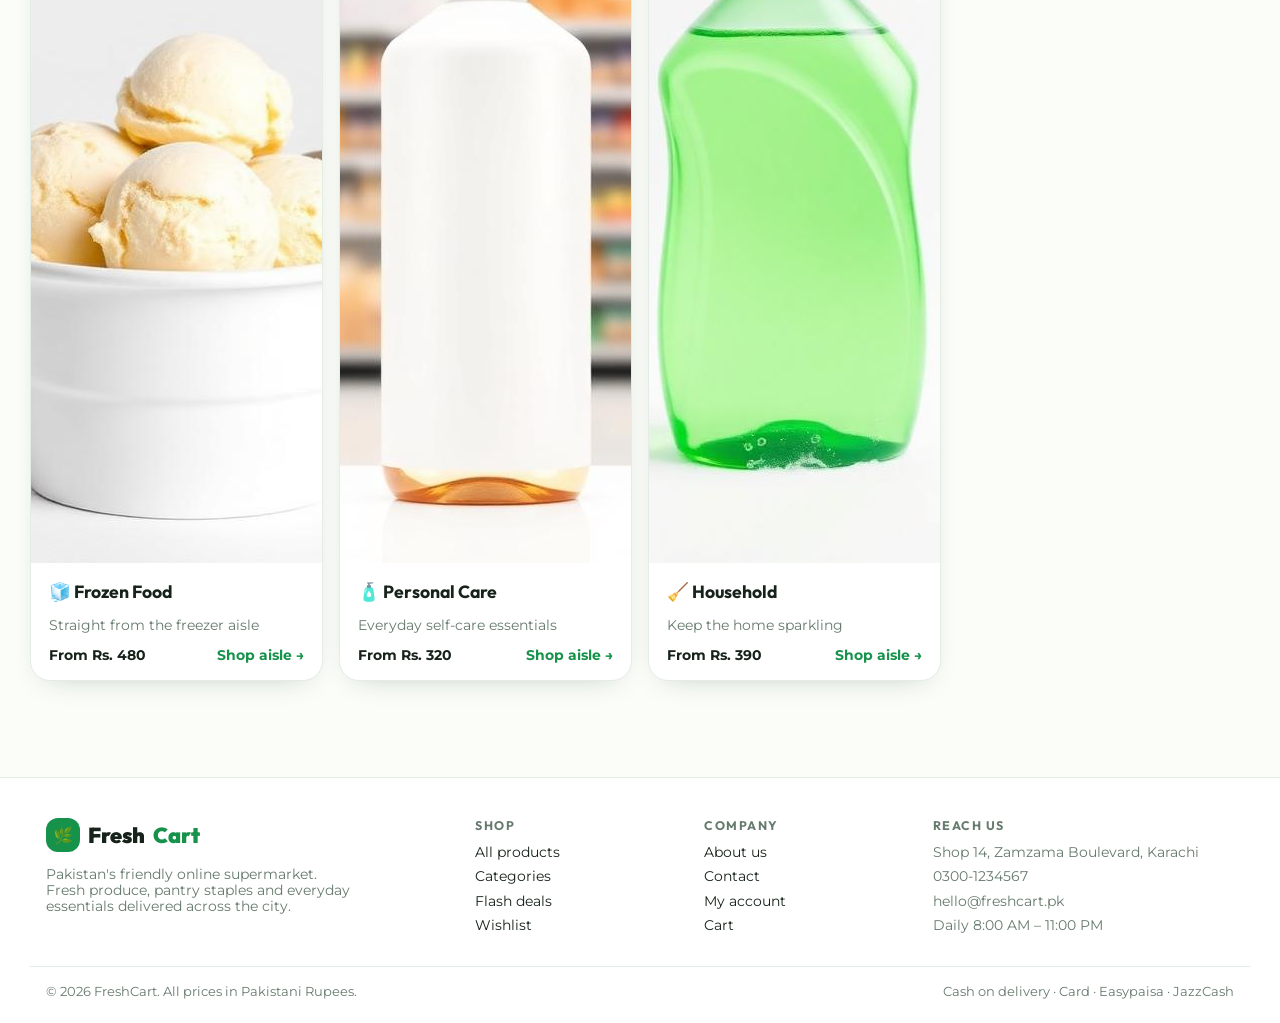
<file: public/freshcart/categories.html>
<!doctype html>
<html lang="en">
<head>
<meta charset="utf-8" />
<meta name="viewport" content="width=device-width, initial-scale=1" />
<title>Grocery Categories — FreshCart</title>
<meta name="description" content="Browse all fifteen FreshCart aisles: fresh produce, dairy, bakery, snacks, rice, frozen food, personal care and more." />
<link rel="stylesheet" href="css/styles.css" />
<meta property="og:type" content="website" />
<meta property="og:title" content="Grocery Categories — FreshCart" />
<meta property="og:description" content="Browse all fifteen FreshCart aisles: fresh produce, dairy, bakery, snacks, rice, frozen food, personal care and more." />
<meta property="og:image" content="https://project--e178b9d6-97e4-412b-a71c-56d7d12a4462.lovable.app/og-freshcart.jpg" />
<meta name="twitter:card" content="summary_large_image" />
<meta name="twitter:image" content="https://project--e178b9d6-97e4-412b-a71c-56d7d12a4462.lovable.app/og-freshcart.jpg" />
</head>
<body data-page="categories">
<section class="wrap section">
  <span class="pill">15 aisles</span>
  <h1 style="margin-top:.75rem">Every aisle in the store</h1>
  <p class="muted">Pick an aisle and we'll take you straight to the shelf.</p>
  <div class="grid" id="grid" style="margin-top:1.75rem;grid-template-columns:repeat(auto-fit,minmax(260px,1fr))"></div>
</section>

<script src="js/data.js"></script>
<script src="js/app.js"></script>
<script>
function initPage() {
  document.getElementById("grid").innerHTML = CATEGORIES.map((c) => {
    const items = PRODUCTS.filter((p) => p.category === c.id);
    const cheapest = Math.min(...items.map((p) => p.price));
    return `
    <a class="card cat-card" href="shop.html?cat=${c.id}" style="display:flex;flex-direction:column">
      <div style="position:relative">
        <img src="${categoryImage(c.id)}" alt="${c.name}" width="768" height="768" loading="lazy" decoding="async" style="aspect-ratio:16/10" />
        <span class="tag-fresh" style="left:auto;right:.6rem;top:.6rem;bottom:auto">${items.length} items</span>
      </div>
      <div style="padding:1.1rem;display:flex;flex-direction:column;flex:1">
        <h3>${c.emoji} ${c.name}</h3>
        <p class="small muted" style="flex:1">${c.blurb}</p>
        <div class="between small" style="font-weight:700"><span>From ${money(cheapest)}</span><span style="color:var(--primary)">Shop aisle →</span></div>
      </div>
    </a>`;
  }).join("");
}
</script>
</body>
</html>
</file>
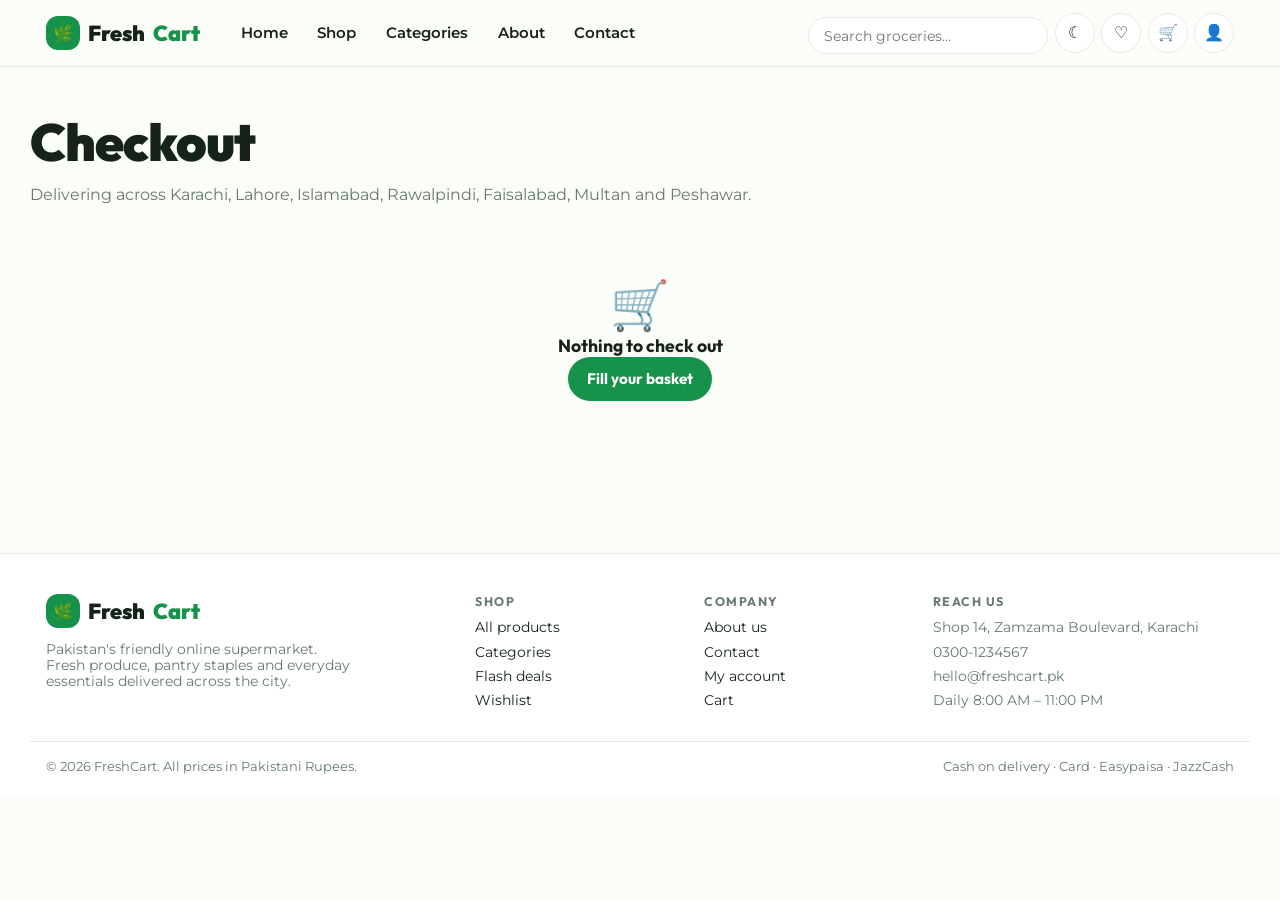
<file: public/freshcart/checkout.html>
<!doctype html>
<html lang="en">
<head>
<meta charset="utf-8" />
<meta name="viewport" content="width=device-width, initial-scale=1" />
<title>Checkout — FreshCart</title>
<meta name="description" content="Enter your delivery details, pick a slot and place your FreshCart grocery order." />
<link rel="stylesheet" href="css/styles.css" />
<meta property="og:type" content="website" />
<meta property="og:title" content="Checkout — FreshCart" />
<meta property="og:description" content="Enter your delivery details, pick a slot and place your FreshCart grocery order." />
<meta property="og:image" content="https://project--e178b9d6-97e4-412b-a71c-56d7d12a4462.lovable.app/og-freshcart.jpg" />
<meta name="twitter:card" content="summary_large_image" />
<meta name="twitter:image" content="https://project--e178b9d6-97e4-412b-a71c-56d7d12a4462.lovable.app/og-freshcart.jpg" />
</head>
<body data-page="checkout">
<section class="wrap section">
  <h1>Checkout</h1>
  <p class="muted">Delivering across Karachi, Lahore, Islamabad, Rawalpindi, Faisalabad, Multan and Peshawar.</p>
  <div class="cart-cols" style="margin-top:1.5rem">
    <form class="card pad" id="form" novalidate>
      <h3>Delivery details</h3>
      <div class="grid" style="grid-template-columns:repeat(auto-fit,minmax(220px,1fr));margin-top:1rem">
        <label class="field">Full name<input id="name" /><span class="err hide"></span></label>
        <label class="field">Email<input id="email" type="email" /><span class="err hide"></span></label>
        <label class="field">Phone<input id="phone" placeholder="03XX-XXXXXXX" /><span class="err hide"></span></label>
        <label class="field">City
          <select id="city">
            <option>Karachi</option><option>Lahore</option><option>Islamabad</option>
            <option>Rawalpindi</option><option>Faisalabad</option><option>Multan</option><option>Peshawar</option>
          </select><span class="err hide"></span>
        </label>
      </div>
      <label class="field">Full address<textarea id="address" rows="3" placeholder="House / flat, street, area, nearest landmark"></textarea><span class="err hide"></span></label>

      <h3 style="margin-top:1.5rem">Delivery speed</h3>
      <div class="row" style="flex-wrap:wrap;margin-top:.6rem">
        <button type="button" class="chip on" data-speed="standard" onclick="setSpeed('standard')">Standard · Rs. 149 (free over Rs. 2,500)</button>
        <button type="button" class="chip" data-speed="express" onclick="setSpeed('express')">Express · Rs. 299 (30 min)</button>
      </div>

      <h3 style="margin-top:1.5rem">Payment method</h3>
      <div class="row" style="flex-wrap:wrap;margin-top:.6rem">
        <button type="button" class="chip on" data-pay="cod" onclick="setPay('cod')">Cash on delivery</button>
        <button type="button" class="chip" data-pay="card" onclick="setPay('card')">Debit / credit card</button>
        <button type="button" class="chip" data-pay="easypaisa" onclick="setPay('easypaisa')">Easypaisa</button>
        <button type="button" class="chip" data-pay="jazzcash" onclick="setPay('jazzcash')">JazzCash</button>
      </div>

      <button class="btn block" style="margin-top:1.75rem" type="submit">Place order</button>
    </form>
    <aside class="card pad" id="summary"></aside>
  </div>
  <div class="empty hide" id="empty"><div class="big">🛒</div><h3>Nothing to check out</h3><a class="btn" href="shop.html">Fill your basket</a></div>
</section>

<script src="js/data.js"></script>
<script src="js/app.js"></script>
<script>
let speed = "standard";
let pay = "cod";

function initPage() {
  if (!state.cart.length) {
    document.getElementById("empty").classList.remove("hide");
    document.querySelector(".cart-cols").classList.add("hide");
    return;
  }
  ["name", "email", "phone", "address"].forEach((k) => { document.getElementById(k).value = state.profile[k] || ""; });
  document.getElementById("city").value = state.profile.city || "Karachi";
  document.getElementById("form").onsubmit = submit;
  renderSummary();
}

function setSpeed(s) {
  speed = s;
  document.querySelectorAll("[data-speed]").forEach((b) => b.classList.toggle("on", b.dataset.speed === s));
  renderSummary();
}
function setPay(p) {
  pay = p;
  document.querySelectorAll("[data-pay]").forEach((b) => b.classList.toggle("on", b.dataset.pay === p));
}

function renderSummary() {
  const d = state.discount;
  const fee = deliveryFee(speed);
  document.getElementById("summary").innerHTML = `
    <h3>Order summary</h3>
    <div style="margin:.75rem 0">
      ${state.cart.map((l) => { const p = getProduct(l.id); return `<div class="line"><span>${p.name} × ${l.qty}</span><span>${money(p.price * l.qty)}</span></div>`; }).join("")}
    </div>
    <div class="line"><span>Subtotal</span><strong>${money(subtotal())}</strong></div>
    ${d ? `<div class="line" style="color:var(--primary)"><span>Discount ${d.percent}%</span><strong>− ${money(discountAmount())}</strong></div>` : ""}
    <div class="line"><span>Delivery (${speed})</span><strong>${fee === 0 ? "Free" : money(fee)}</strong></div>
    <div class="line total"><span>Total</span><span>${money(grandTotal(speed))}</span></div>`;
}

function fail(id, msg) {
  const err = document.getElementById(id).parentElement.querySelector(".err");
  err.textContent = msg;
  err.classList.toggle("hide", !msg);
  return !msg;
}

function submit(e) {
  e.preventDefault();
  const v = (id) => document.getElementById(id).value.trim();
  let ok = true;
  ok = fail("name", v("name").length < 3 ? "Please enter your full name." : "") && ok;
  ok = fail("email", /^[^@\s]+@[^@\s]+\.[a-z]{2,}$/i.test(v("email")) ? "" : "Enter a valid email address.") && ok;
  ok = fail("phone", /^03\d{2}-?\d{7}$/.test(v("phone")) ? "" : "Use a Pakistani mobile number like 0300-1234567.") && ok;
  ok = fail("address", v("address").length < 12 ? "Add a bit more address detail so the rider finds you." : "") && ok;
  if (!ok) { toast("Please fix the highlighted fields"); return; }

  state.profile = { name: v("name"), email: v("email"), phone: v("phone"), city: v("city"), address: v("address") };
  const order = {
    id: "FC" + Date.now().toString().slice(-8),
    date: new Date().toISOString(),
    items: state.cart.map((l) => ({ id: l.id, name: getProduct(l.id).name, qty: l.qty, price: getProduct(l.id).price })),
    subtotal: subtotal(),
    discount: discountAmount(),
    delivery: deliveryFee(speed),
    total: grandTotal(speed),
    speed, pay,
    city: v("city"),
  };
  state.orders = [order, ...state.orders];
  clearCart();
  save();
  location.href = `order-confirmation.html?id=${order.id}`;
}
</script>
</body>
</html>
</file>
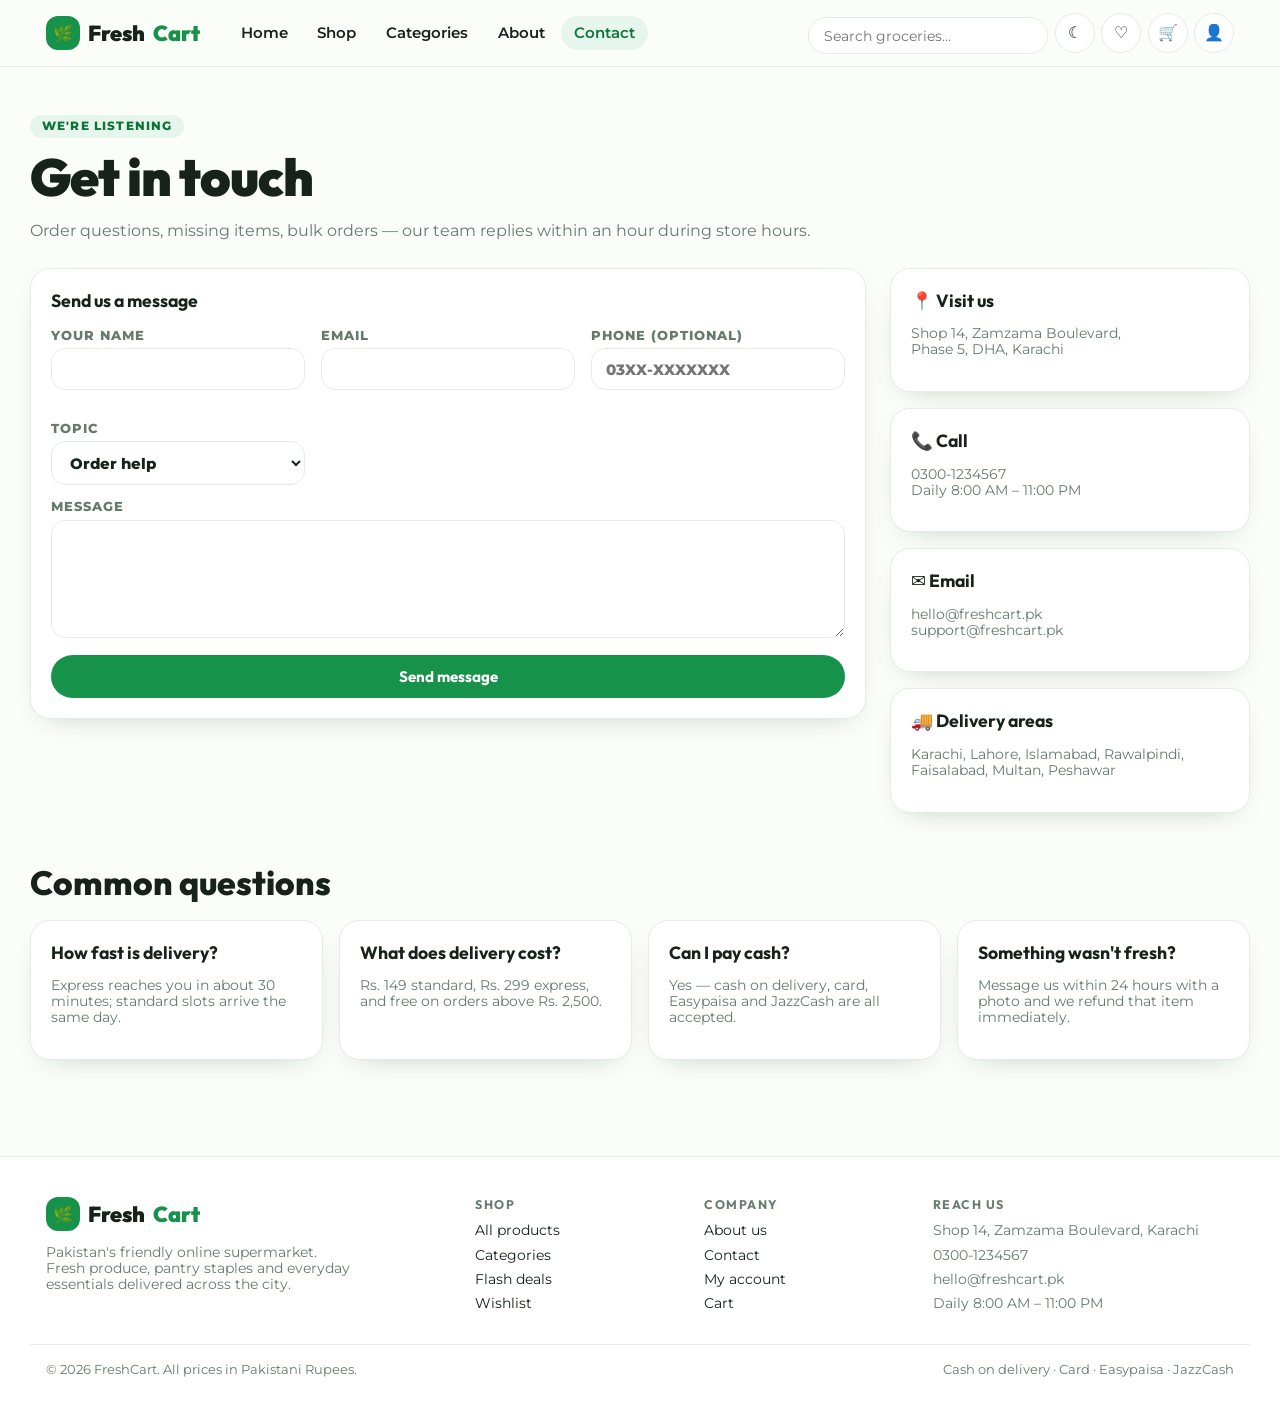
<file: public/freshcart/contact.html>
<!doctype html>
<html lang="en">
<head>
<meta charset="utf-8" />
<meta name="viewport" content="width=device-width, initial-scale=1" />
<title>Contact FreshCart — Support & Store Details</title>
<meta name="description" content="Call, email or message the FreshCart team. Support hours, store address and answers to common grocery delivery questions." />
<link rel="stylesheet" href="css/styles.css" />
<meta property="og:type" content="website" />
<meta property="og:title" content="Contact FreshCart — Support & Store Details" />
<meta property="og:description" content="Call, email or message the FreshCart team. Support hours, store address and answers to common grocery delivery questions." />
<meta property="og:image" content="https://project--e178b9d6-97e4-412b-a71c-56d7d12a4462.lovable.app/og-freshcart.jpg" />
<meta name="twitter:card" content="summary_large_image" />
<meta name="twitter:image" content="https://project--e178b9d6-97e4-412b-a71c-56d7d12a4462.lovable.app/og-freshcart.jpg" />
</head>
<body data-page="contact">
<section class="wrap section">
  <span class="pill">We're listening</span>
  <h1 style="margin-top:.75rem">Get in touch</h1>
  <p class="muted">Order questions, missing items, bulk orders — our team replies within an hour during store hours.</p>

  <div class="cart-cols" style="margin-top:1.75rem">
    <form class="card pad" id="form" novalidate>
      <h3>Send us a message</h3>
      <div class="grid" style="grid-template-columns:repeat(auto-fit,minmax(220px,1fr));margin-top:1rem">
        <label class="field">Your name<input id="name" /><span class="err hide"></span></label>
        <label class="field">Email<input id="email" type="email" /><span class="err hide"></span></label>
        <label class="field">Phone (optional)<input id="phone" placeholder="03XX-XXXXXXX" /><span class="err hide"></span></label>
        <label class="field">Topic
          <select id="topic"><option>Order help</option><option>Missing or damaged item</option><option>Bulk / corporate order</option><option>Feedback</option><option>Something else</option></select>
        </label>
      </div>
      <label class="field">Message<textarea id="message" rows="5"></textarea><span class="err hide"></span></label>
      <button class="btn block" type="submit">Send message</button>
    </form>

    <aside class="grid" style="gap:1rem">
      <div class="card pad"><h3>📍 Visit us</h3><p class="small muted">Shop 14, Zamzama Boulevard,<br />Phase 5, DHA, Karachi</p></div>
      <div class="card pad"><h3>📞 Call</h3><p class="small muted">0300-1234567<br />Daily 8:00 AM – 11:00 PM</p></div>
      <div class="card pad"><h3>✉ Email</h3><p class="small muted">hello@freshcart.pk<br />support@freshcart.pk</p></div>
      <div class="card pad"><h3>🚚 Delivery areas</h3><p class="small muted">Karachi, Lahore, Islamabad, Rawalpindi, Faisalabad, Multan, Peshawar</p></div>
    </aside>
  </div>

  <h2 style="margin-top:3rem">Common questions</h2>
  <div class="grid" style="margin-top:1rem;grid-template-columns:repeat(auto-fit,minmax(280px,1fr))">
    <div class="card pad"><h3>How fast is delivery?</h3><p class="small muted">Express reaches you in about 30 minutes; standard slots arrive the same day.</p></div>
    <div class="card pad"><h3>What does delivery cost?</h3><p class="small muted">Rs. 149 standard, Rs. 299 express, and free on orders above Rs. 2,500.</p></div>
    <div class="card pad"><h3>Can I pay cash?</h3><p class="small muted">Yes — cash on delivery, card, Easypaisa and JazzCash are all accepted.</p></div>
    <div class="card pad"><h3>Something wasn't fresh?</h3><p class="small muted">Message us within 24 hours with a photo and we refund that item immediately.</p></div>
  </div>
</section>

<script src="js/data.js"></script>
<script src="js/app.js"></script>
<script>
function initPage() { document.getElementById("form").onsubmit = submit; }

function fail(id, msg) {
  const err = document.getElementById(id).parentElement.querySelector(".err");
  err.textContent = msg; err.classList.toggle("hide", !msg);
  return !msg;
}

function submit(e) {
  e.preventDefault();
  const v = (id) => document.getElementById(id).value.trim();
  let ok = true;
  ok = fail("name", v("name").length < 3 ? "Please tell us your name." : "") && ok;
  ok = fail("email", /^[^@\s]+@[^@\s]+\.[a-z]{2,}$/i.test(v("email")) ? "" : "Enter a valid email address.") && ok;
  ok = fail("phone", v("phone") === "" || /^03\d{2}-?\d{7}$/.test(v("phone")) ? "" : "Use a number like 0300-1234567.") && ok;
  ok = fail("message", v("message").length < 15 ? "A few more words will help us help you." : "") && ok;
  if (!ok) { toast("Please fix the highlighted fields"); return; }
  e.target.reset();
  toast("Message sent — we'll reply within the hour ✉");
}
</script>
</body>
</html>
</file>
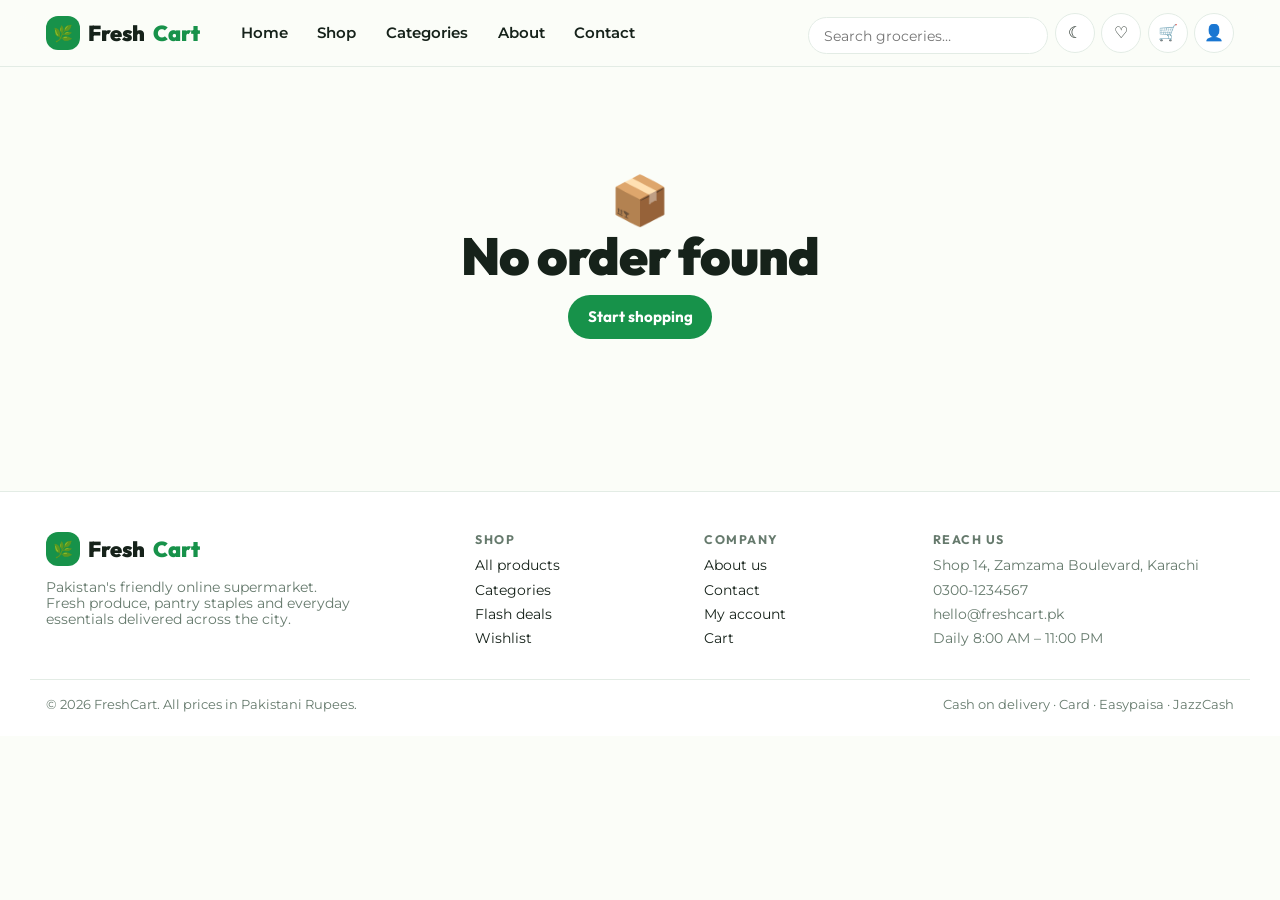
<file: public/freshcart/order-confirmation.html>
<!doctype html>
<html lang="en">
<head>
<meta charset="utf-8" />
<meta name="viewport" content="width=device-width, initial-scale=1" />
<title>Order Confirmed — FreshCart</title>
<meta name="description" content="Your FreshCart grocery order is confirmed and on its way." />
<link rel="stylesheet" href="css/styles.css" />
<meta property="og:type" content="website" />
<meta property="og:title" content="Order Confirmed — FreshCart" />
<meta property="og:description" content="Your FreshCart grocery order is confirmed and on its way." />
<meta property="og:image" content="https://project--e178b9d6-97e4-412b-a71c-56d7d12a4462.lovable.app/og-freshcart.jpg" />
<meta name="twitter:card" content="summary_large_image" />
<meta name="twitter:image" content="https://project--e178b9d6-97e4-412b-a71c-56d7d12a4462.lovable.app/og-freshcart.jpg" />
</head>
<body data-page="order-confirmation">
<section class="wrap section" id="out"></section>

<script src="js/data.js"></script>
<script src="js/app.js"></script>
<script>
function initPage() {
  const id = qs("id");
  const o = state.orders.find((x) => x.id === id) || state.orders[0];
  const host = document.getElementById("out");
  if (!o) {
    host.innerHTML = `<div class="empty"><div class="big">📦</div><h1>No order found</h1><a class="btn" href="shop.html">Start shopping</a></div>`;
    return;
  }
  const eta = o.speed === "express" ? "within 30–45 minutes" : "today between 4 PM and 8 PM";
  host.innerHTML = `
    <div class="center">
      <div style="font-size:3.5rem">✅</div>
      <h1>Thank you, order confirmed!</h1>
      <p class="muted">Order <strong>${o.id}</strong> is packed with care and arriving ${eta} in ${o.city}.</p>
    </div>
    <div class="cart-cols" style="margin-top:2rem">
      <div class="card pad">
        <h3>What you ordered</h3>
        ${o.items.map((i) => `<div class="line"><span>${i.name} × ${i.qty}</span><span>${money(i.price * i.qty)}</span></div>`).join("")}
        <div class="line"><span>Subtotal</span><strong>${money(o.subtotal)}</strong></div>
        ${o.discount ? `<div class="line" style="color:var(--primary)"><span>Discount</span><strong>− ${money(o.discount)}</strong></div>` : ""}
        <div class="line"><span>Delivery</span><strong>${o.delivery === 0 ? "Free" : money(o.delivery)}</strong></div>
        <div class="line total"><span>Paid via ${o.pay}</span><span>${money(o.total)}</span></div>
      </div>
      <aside class="card pad">
        <h3>Delivery timeline</h3>
        <ol class="small muted" style="padding-left:1.1rem;display:grid;gap:.6rem;margin-top:.75rem">
          <li><strong style="color:var(--primary)">Order received</strong> — just now</li>
          <li>Packing your crate at the FreshCart hub</li>
          <li>Rider picks up your order</li>
          <li>Delivered to your door ${eta}</li>
        </ol>
        <a class="btn block" href="account.html" style="margin-top:1rem">Track in My Account</a>
        <a class="btn ghost block" href="shop.html" style="margin-top:.5rem">Keep shopping</a>
      </aside>
    </div>`;
}
</script>
</body>
</html>
</file>
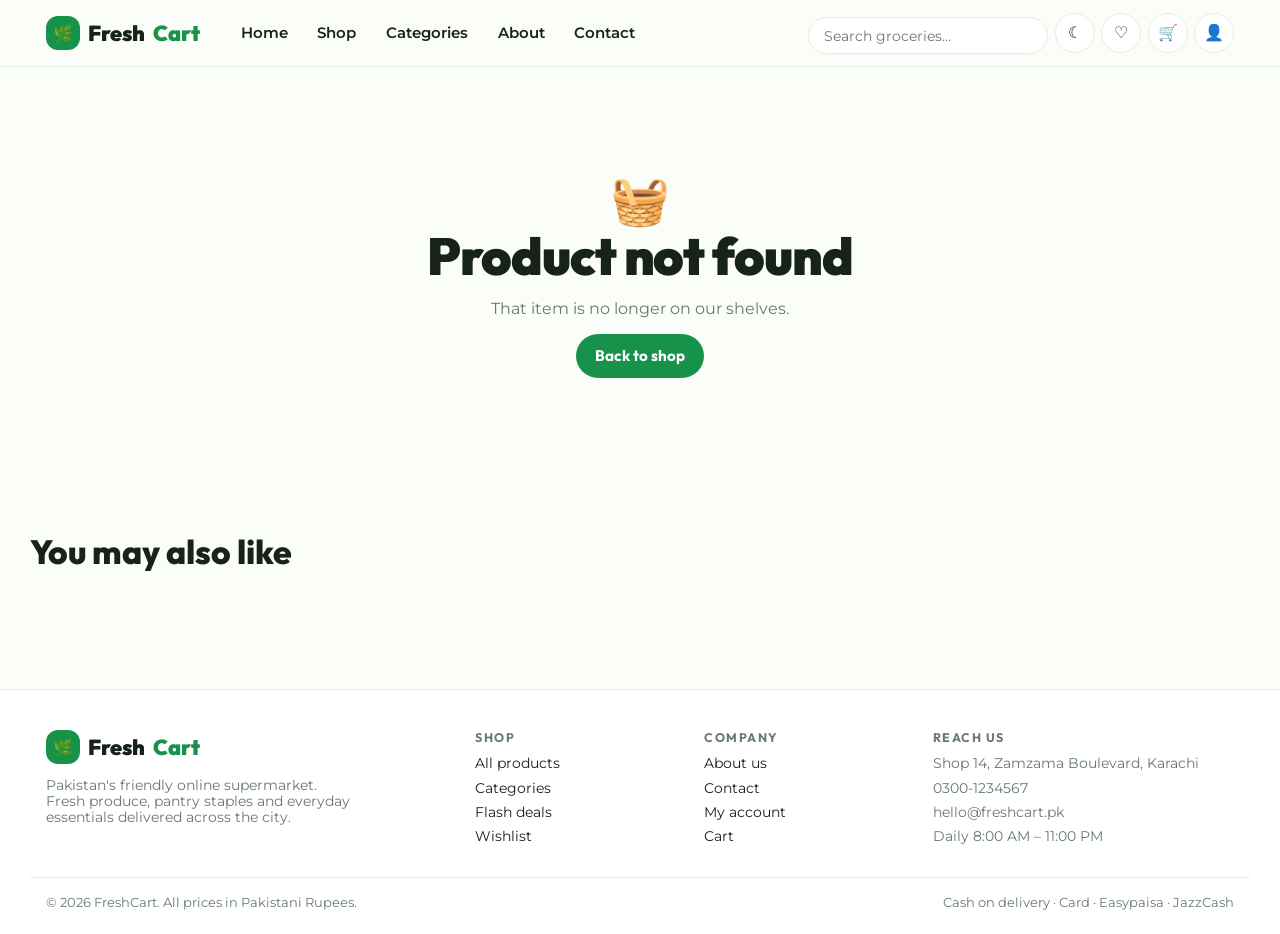
<file: public/freshcart/product.html>
<!doctype html>
<html lang="en">
<head>
<meta charset="utf-8" />
<meta name="viewport" content="width=device-width, initial-scale=1" />
<title>Product Details — FreshCart</title>
<meta name="description" content="Product details, reviews and delivery information for FreshCart grocery items." />
<link rel="stylesheet" href="css/styles.css" />
<meta property="og:type" content="website" />
<meta property="og:title" content="Product Details — FreshCart" />
<meta property="og:description" content="Product details, reviews and delivery information for FreshCart grocery items." />
<meta property="og:image" content="https://project--e178b9d6-97e4-412b-a71c-56d7d12a4462.lovable.app/og-freshcart.jpg" />
<meta name="twitter:card" content="summary_large_image" />
<meta name="twitter:image" content="https://project--e178b9d6-97e4-412b-a71c-56d7d12a4462.lovable.app/og-freshcart.jpg" />
</head>
<body data-page="product">
<section class="wrap section" id="detail"></section>
<section class="wrap section">
  <h2>You may also like</h2>
  <div class="grid products" id="related" style="margin-top:1.25rem"></div>
</section>

<script src="js/data.js"></script>
<script src="js/app.js"></script>
<script>
let qty = 1;
let current;

function initPage() {
  current = getProduct(qs("id") || "");
  const host = document.getElementById("detail");
  if (!current) {
    host.innerHTML = `<div class="empty"><div class="big">🧺</div><h1>Product not found</h1><p class="muted">That item is no longer on our shelves.</p><a class="btn" href="shop.html">Back to shop</a></div>`;
    return;
  }
  document.title = `${current.name} — FreshCart`;
  const off = discountPercent(current);
  const saved = state.wishlist.includes(current.id);
  host.innerHTML = `
    <p class="small muted"><a href="shop.html">Shop</a> / <a href="shop.html?cat=${current.category}">${getCategory(current.category)?.name}</a> / ${current.name}</p>
    <div class="two-col" style="grid-template-columns:1fr;margin-top:1rem">
      <div class="grid" style="grid-template-columns:1fr;gap:2rem">
        <div class="grid" style="grid-template-columns:1fr;gap:2rem" id="split"></div>
      </div>
    </div>`;
  document.getElementById("split").outerHTML = `
    <div class="grid" style="grid-template-columns:1fr;gap:2rem" id="split2">
      <div class="card" style="background:#fff"><img src="${productImage(current.id)}" alt="${current.name}" width="768" height="768" /></div>
      <div>
        <span class="pill">${getCategory(current.category)?.name}</span>
        <h1 style="margin-top:.75rem">${current.name}</h1>
        <p class="muted">${current.unit}</p>
        <div class="row">${starRow(current.rating)} <span class="small muted">· ${current.reviews} reviews · ${current.sold} sold</span></div>
        <div style="margin:1rem 0"><span class="price" style="font-size:2rem">${money(current.price)}</span>${current.oldPrice ? `<span class="old">${money(current.oldPrice)}</span>` : ""}${off ? ` <span class="tag-off" style="position:static">−${off}%</span>` : ""}</div>
        <p>${current.description}</p>
        ${current.fresh && current.freshness ? `<p class="small" style="color:var(--primary)">🌿 Freshness score ${current.freshness}%</p>` : ""}
        <div class="row" style="margin:1.25rem 0">
          <div class="qty"><button onclick="bump(-1)" aria-label="Decrease">−</button><span id="qty">1</span><button onclick="bump(1)" aria-label="Increase">+</button></div>
          <button class="btn" onclick="addToCart('${current.id}', qty)">Add to Cart</button>
          <button class="btn ghost" data-wish="${current.id}" onclick="toggleWishlist('${current.id}')">${saved ? "♥ Saved" : "♡ Wishlist"}</button>
        </div>
        <div class="card pad small muted">
          🚚 Free delivery over Rs. 2,500 · standard Rs. 149 · express Rs. 299<br />
          🛡 Not fresh on arrival? Full refund, no questions asked.
        </div>
      </div>
    </div>`;
  if (window.matchMedia("(min-width: 900px)").matches) {
    document.getElementById("split2").style.gridTemplateColumns = "1fr 1fr";
  }
  renderReviews();
  document.getElementById("related").innerHTML = productGrid(relatedTo(current, 4));
}

function bump(d) {
  qty = Math.max(1, qty + d);
  document.getElementById("qty").textContent = qty;
}

function renderReviews() {
  const names = ["Ayesha K.", "Bilal R.", "Hina S.", "Usman A."];
  const notes = [
    "Arrived neatly packed and exactly as pictured. Ordering again.",
    "Good quality for the price — delivery was quicker than expected.",
    "This has become a weekly staple for our家 kitchen. Very fresh.",
    "Packaging was sealed and clean. Rider was polite and on time.",
  ].map((t) => t.replace("家 ", ""));
  const html = names.map((n, i) => `
    <div class="card pad">
      <div class="between"><strong>${n}</strong><span class="stars">${"★".repeat(5 - (i % 2))}${"☆".repeat(i % 2)}</span></div>
      <p class="small muted" style="margin:.5rem 0 0">${notes[i]}</p>
    </div>`).join("");
  document.getElementById("detail").insertAdjacentHTML("beforeend",
    `<div style="margin-top:2.5rem"><h2>Customer reviews</h2><div class="grid" style="grid-template-columns:repeat(auto-fit,minmax(260px,1fr));margin-top:1rem">${html}</div></div>`);
}
</script>
</body>
</html>
</file>
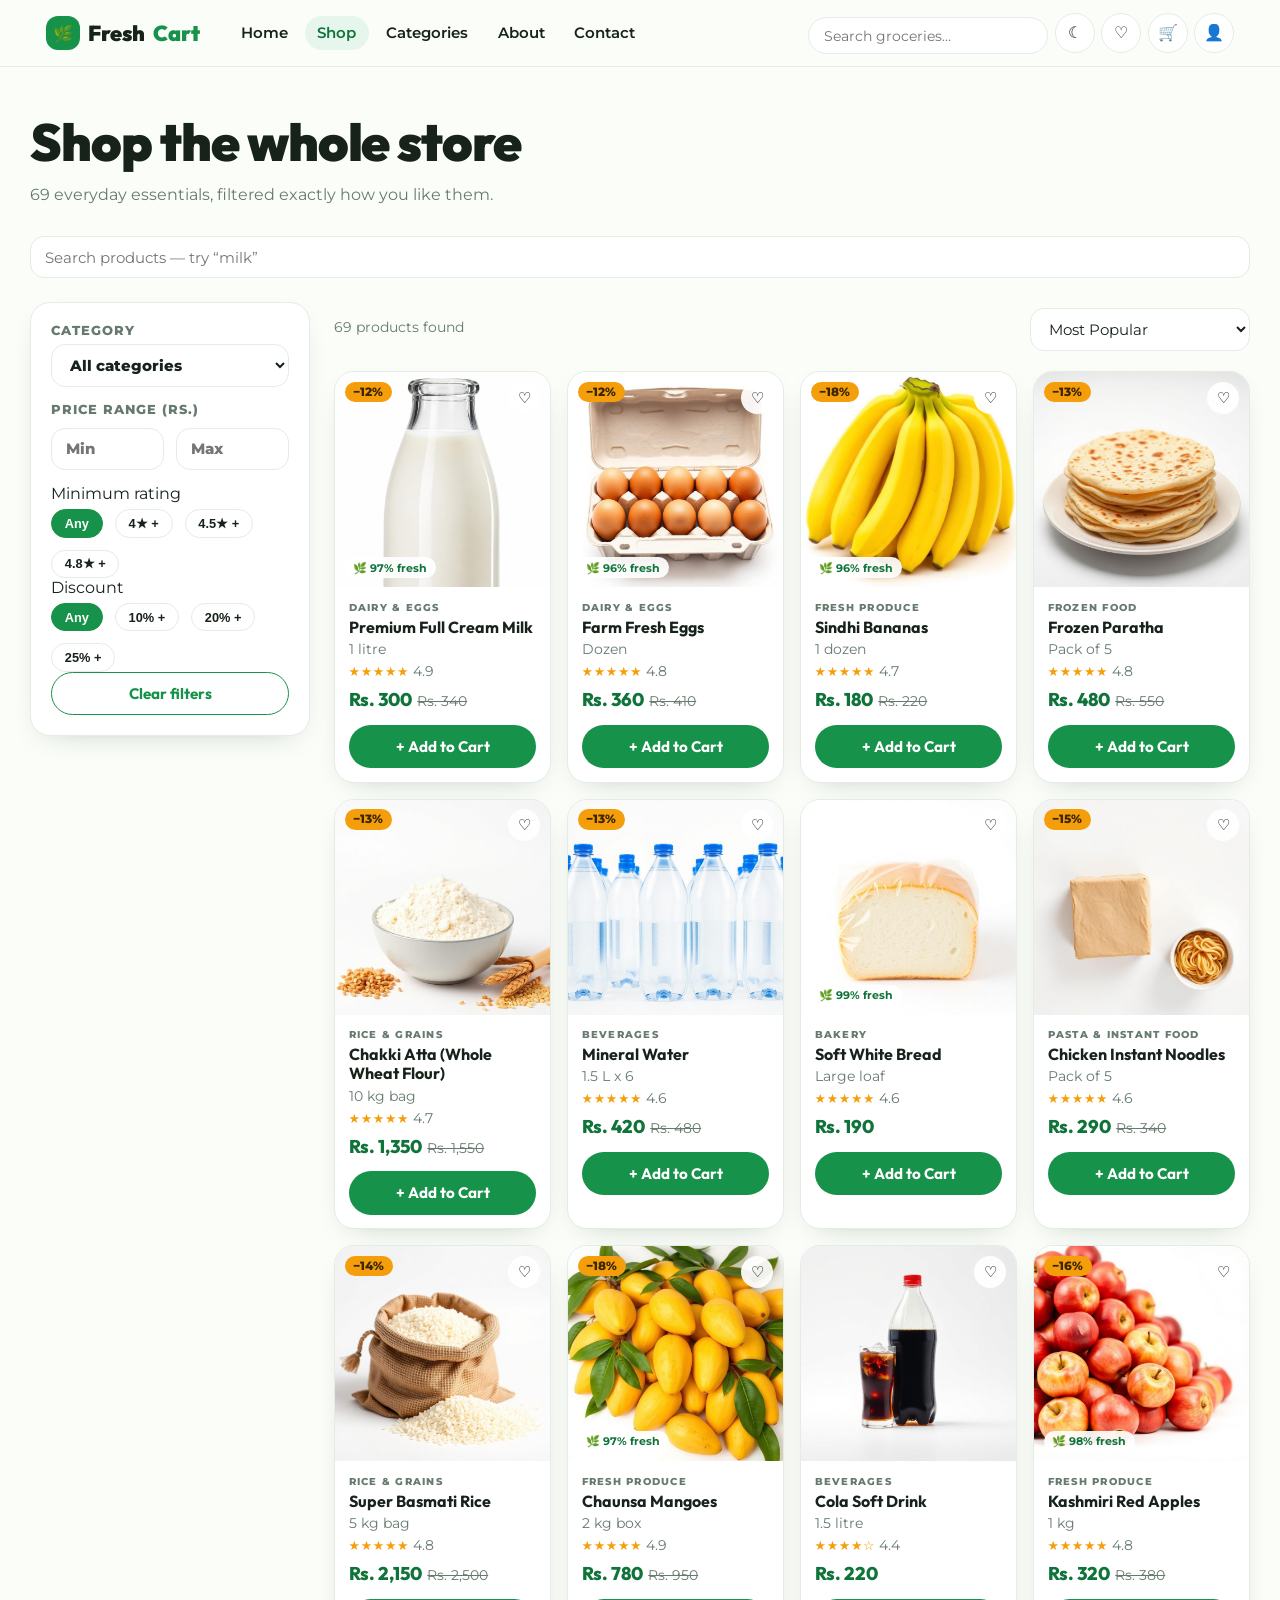
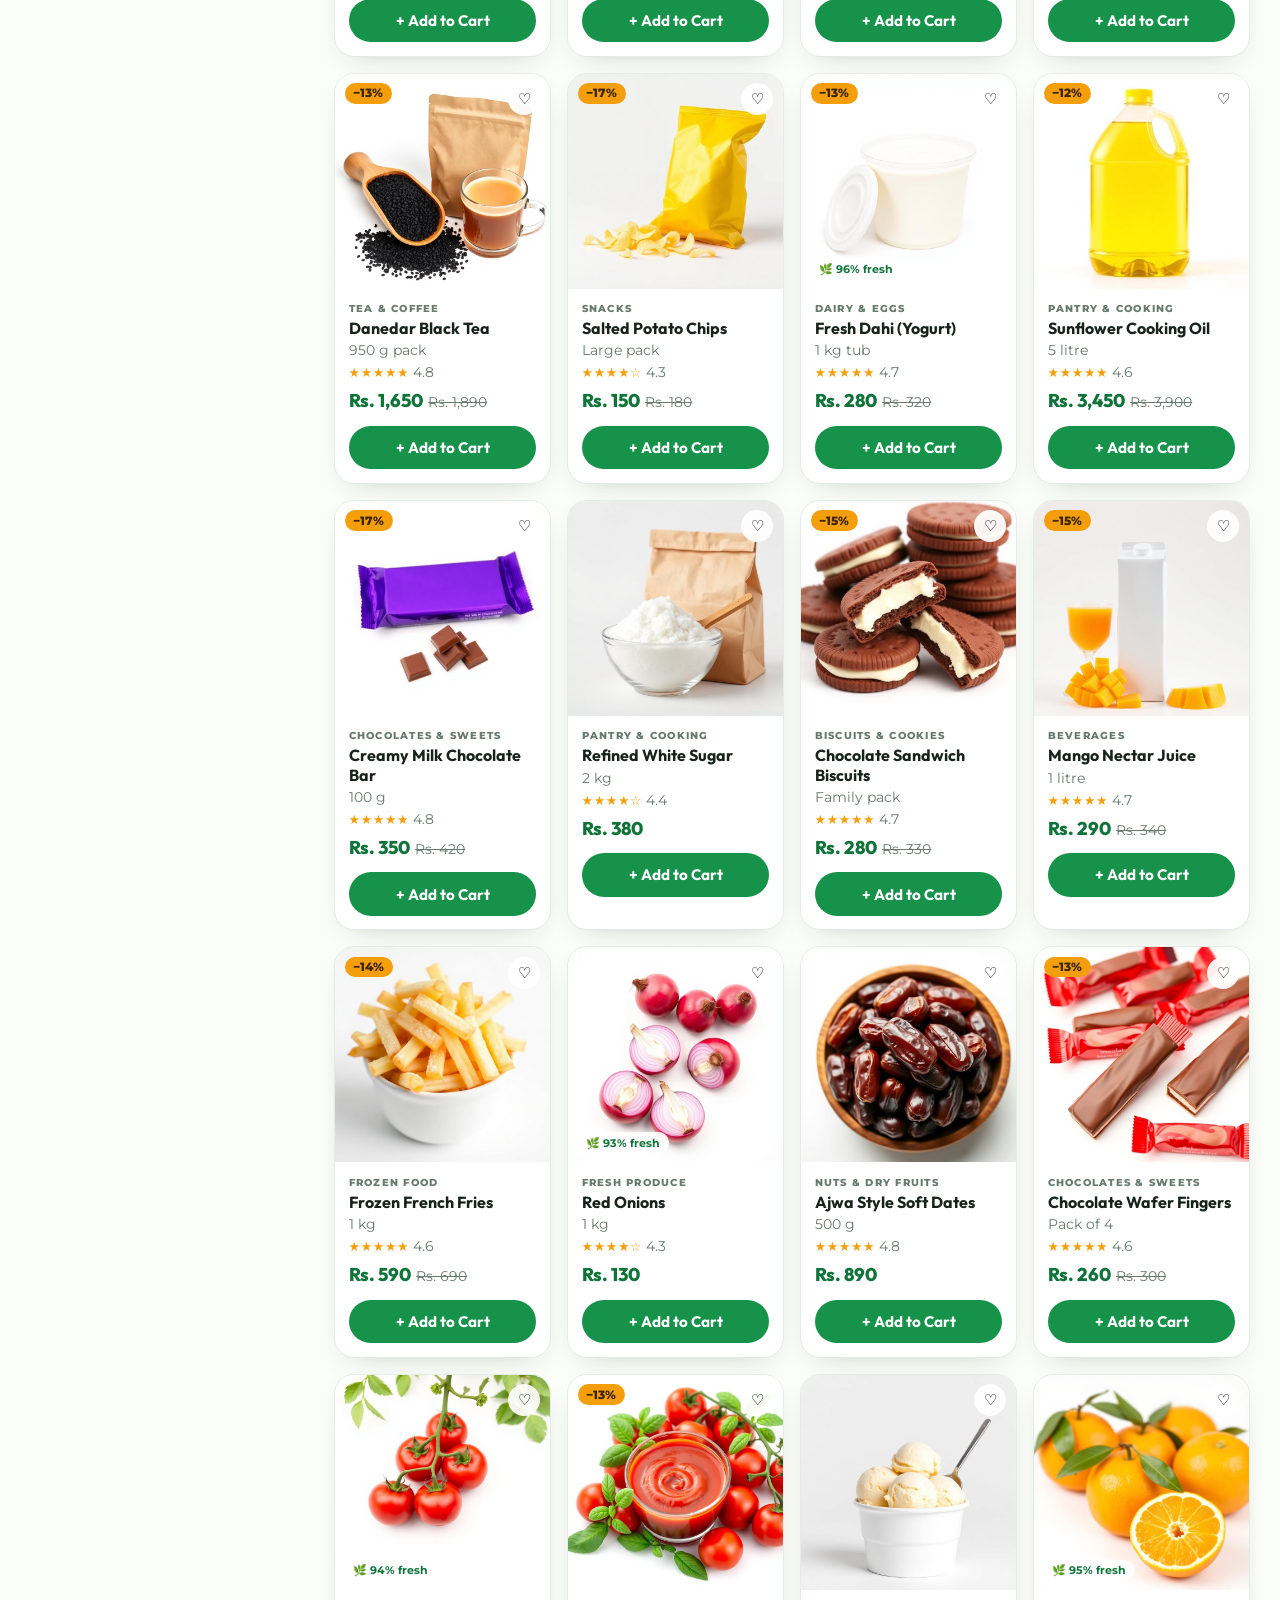
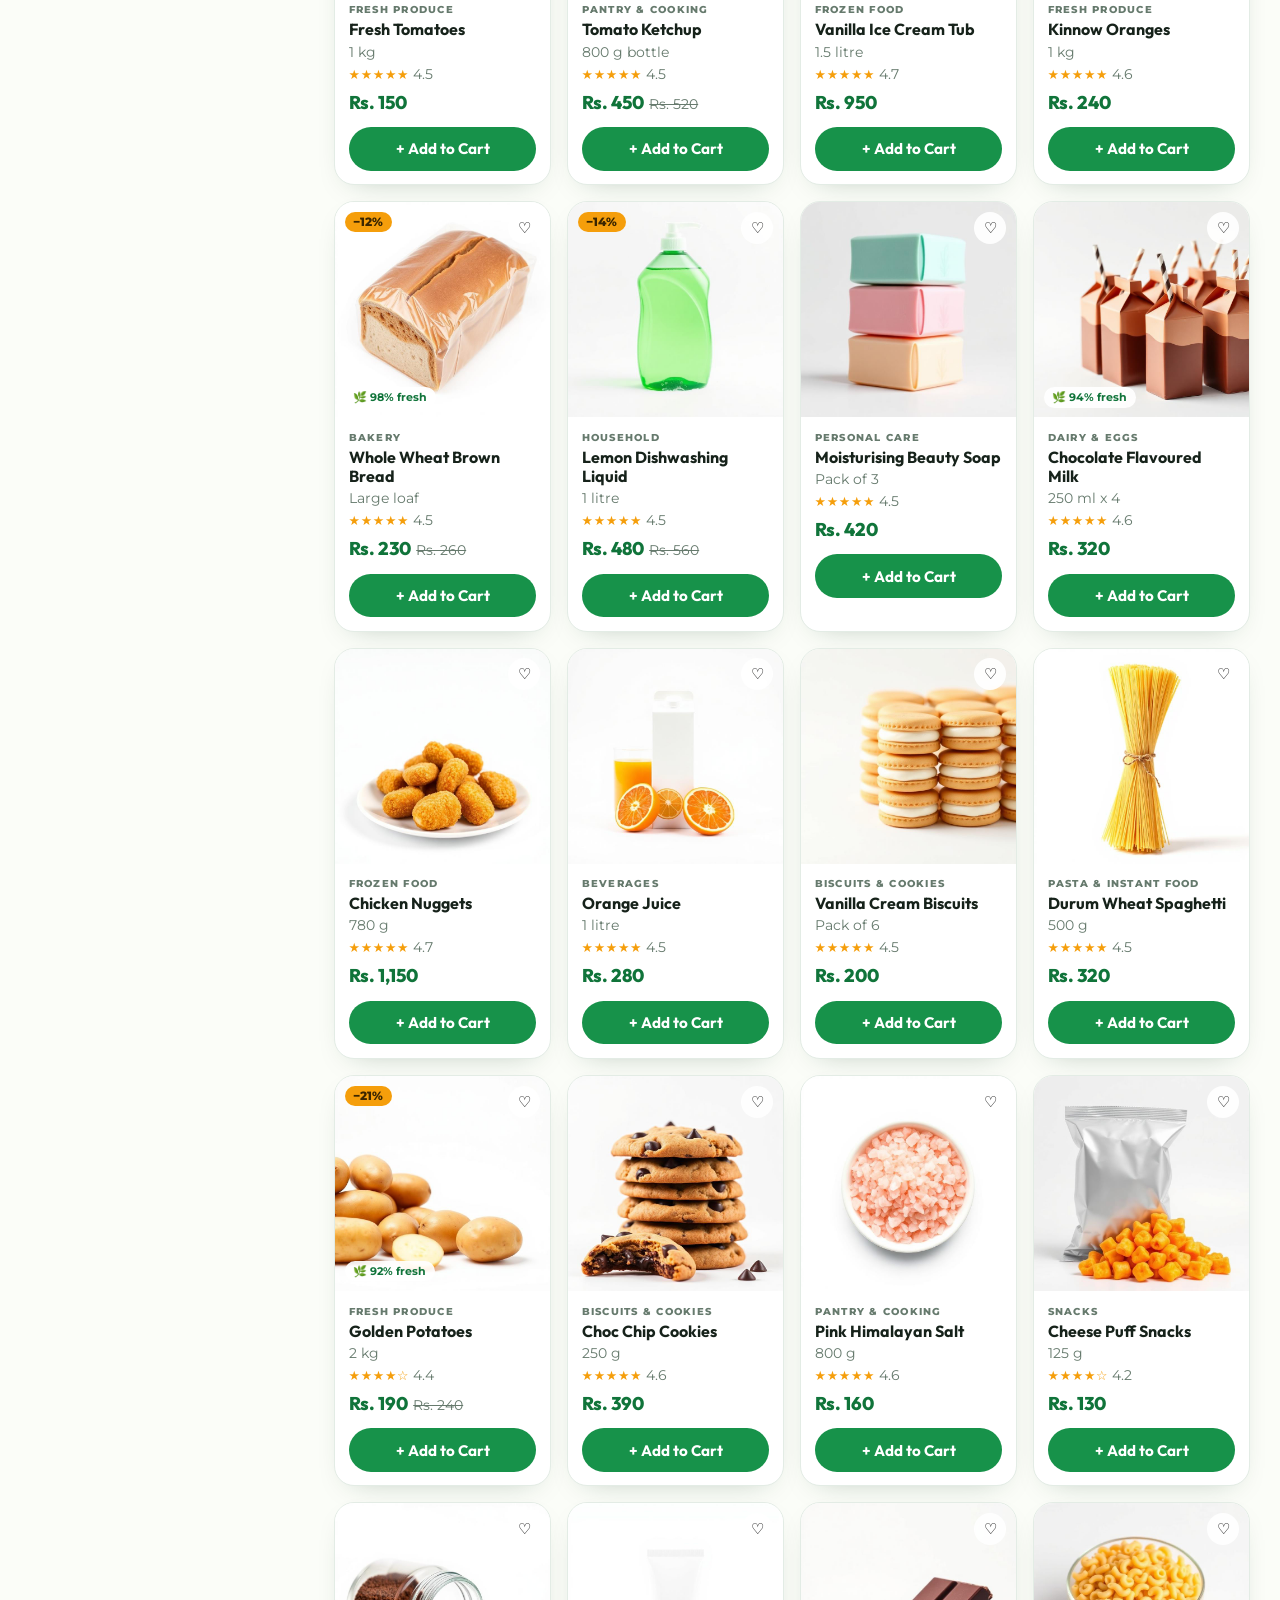
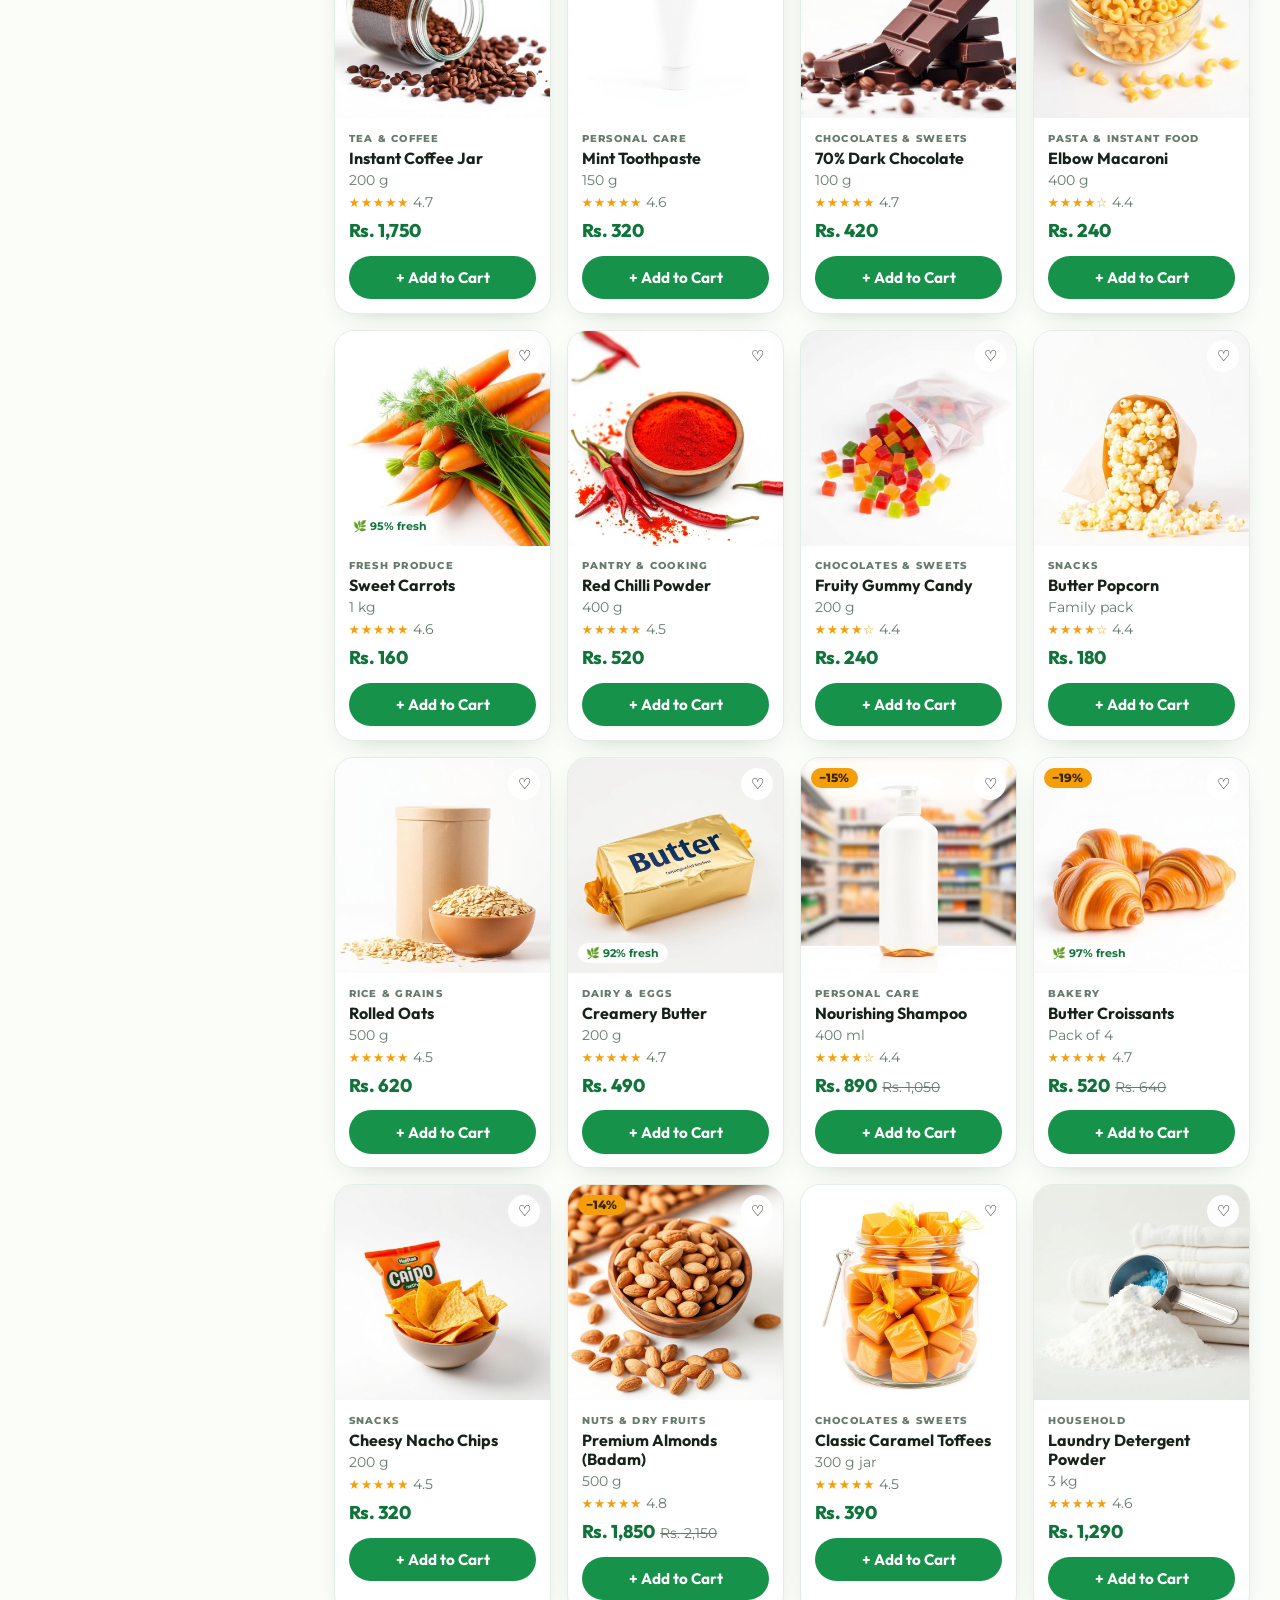
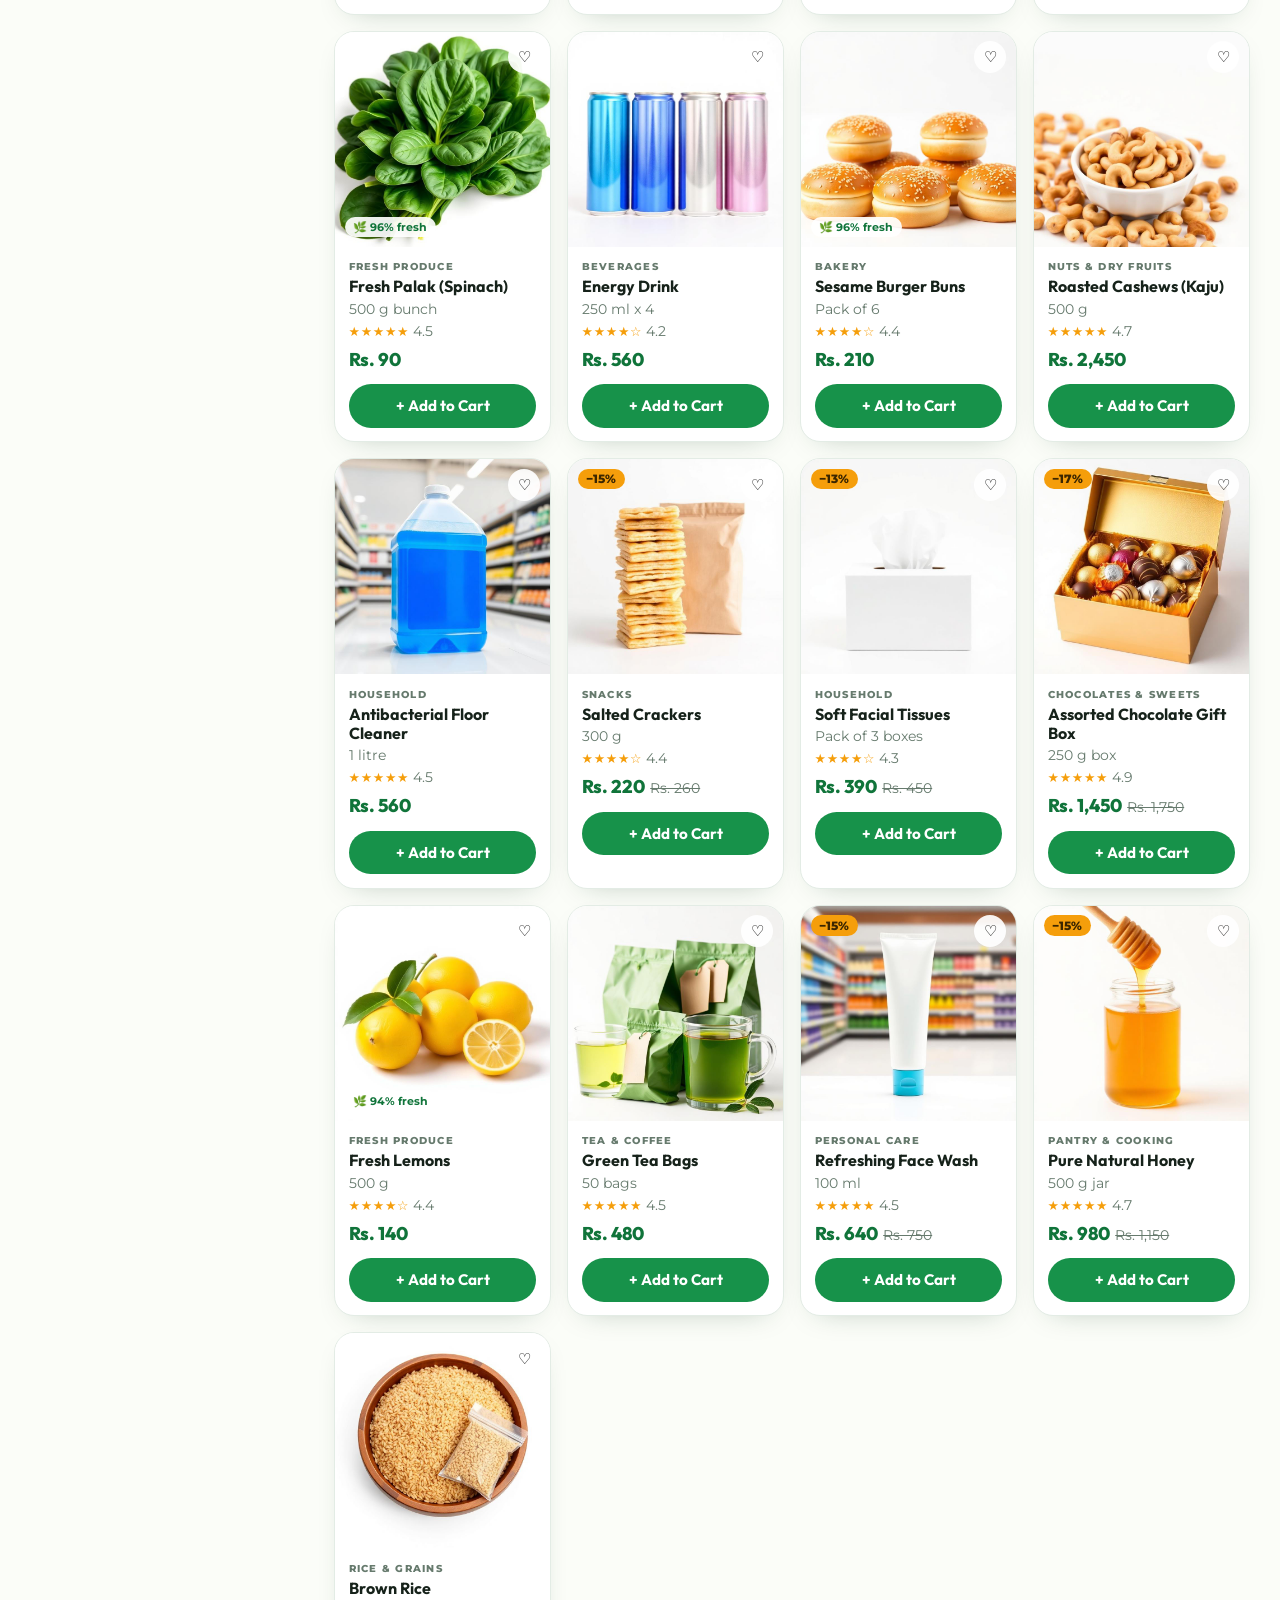
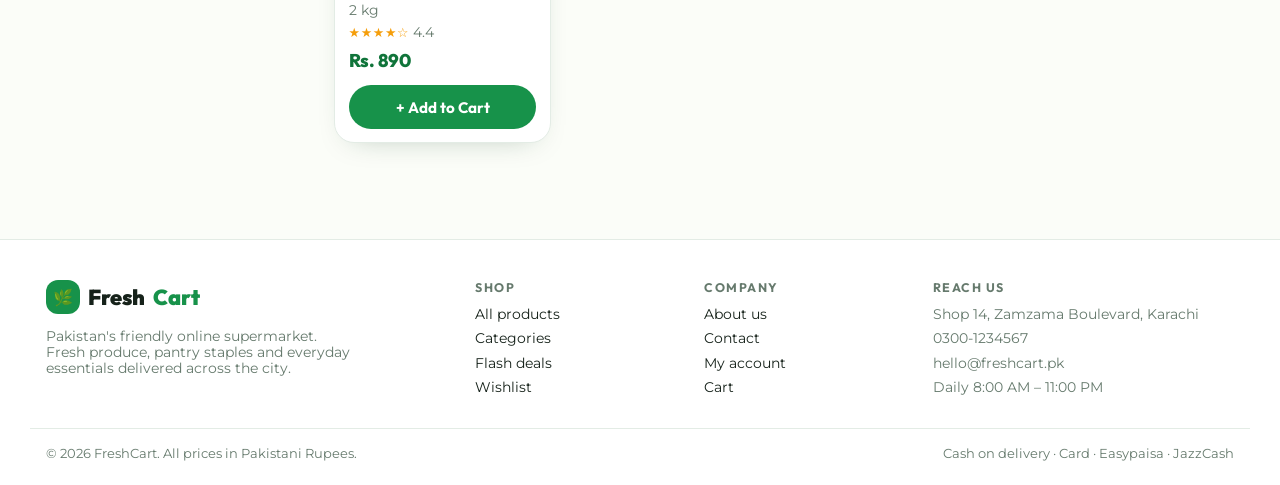
<file: public/freshcart/shop.html>
<!doctype html>
<html lang="en">
<head>
<meta charset="utf-8" />
<meta name="viewport" content="width=device-width, initial-scale=1" />
<title>Shop All Groceries — FreshCart</title>
<meta name="description" content="Browse 69 grocery essentials with filters for category, price, rating and discount. Prices in PKR." />
<link rel="stylesheet" href="css/styles.css" />
<meta property="og:type" content="website" />
<meta property="og:title" content="Shop All Groceries — FreshCart" />
<meta property="og:description" content="Browse 69 grocery essentials with filters for category, price, rating and discount. Prices in PKR." />
<meta property="og:image" content="https://project--e178b9d6-97e4-412b-a71c-56d7d12a4462.lovable.app/og-freshcart.jpg" />
<meta name="twitter:card" content="summary_large_image" />
<meta name="twitter:image" content="https://project--e178b9d6-97e4-412b-a71c-56d7d12a4462.lovable.app/og-freshcart.jpg" />
</head>
<body data-page="shop">
<section class="wrap section">
  <h1>Shop the whole store</h1>
  <p class="muted" id="lead"></p>
  <input type="search" id="q" placeholder="Search products — try “milk”" aria-label="Search products" style="margin:1rem 0 1.5rem" />

  <div class="two-col">
    <aside class="card pad">
      <label class="field">Category
        <select id="cat"></select>
      </label>
      <label class="field">Price range (Rs.)
        <div class="row" style="margin-top:.35rem">
          <input type="number" id="min" placeholder="Min" step="50" min="0" aria-label="Minimum price" />
          <input type="number" id="max" placeholder="Max" step="50" min="0" aria-label="Maximum price" />
        </div>
      </label>
      <div class="field">Minimum rating
        <div class="row" style="flex-wrap:wrap;margin-top:.4rem" id="rateChips"></div>
      </div>
      <div class="field">Discount
        <div class="row" style="flex-wrap:wrap;margin-top:.4rem" id="offChips"></div>
      </div>
      <button class="btn ghost block" onclick="resetFilters()">Clear filters</button>
    </aside>

    <div>
      <div class="between">
        <span class="small muted" id="count"></span>
        <select id="sort" style="max-width:220px">
          <option value="popular">Most Popular</option>
          <option value="price-asc">Price: Low to High</option>
          <option value="price-desc">Price: High to Low</option>
          <option value="rating">Top Rated</option>
          <option value="discount">Biggest Discount</option>
          <option value="name">Name (A–Z)</option>
        </select>
      </div>
      <div class="grid products" id="grid" style="margin-top:1.25rem"></div>
      <div id="none" class="empty hide"><div class="big">🔍</div><h3>No products match those filters</h3><p class="muted">Try widening the price range or clearing filters.</p></div>
    </div>
  </div>
</section>

<script src="js/data.js"></script>
<script src="js/app.js"></script>
<script>
let f = { q: "", cat: "", min: "", max: "", rate: 0, off: 0, sort: "popular", deal: false };

function initPage() {
  f.q = qs("q") || "";
  f.cat = qs("cat") || "";
  f.deal = qs("deal") === "1";
  document.getElementById("q").value = f.q;

  document.getElementById("cat").innerHTML =
    `<option value="">All categories</option>` +
    CATEGORIES.map((c) => `<option value="${c.id}" ${c.id === f.cat ? "selected" : ""}>${c.name}</option>`).join("");

  document.getElementById("rateChips").innerHTML = [0, 4, 4.5, 4.8]
    .map((r) => `<button class="chip" data-rate="${r}" onclick="setF('rate',${r})">${r === 0 ? "Any" : r + "★ +"}</button>`).join("");
  document.getElementById("offChips").innerHTML = [0, 10, 20, 25]
    .map((r) => `<button class="chip" data-off="${r}" onclick="setF('off',${r})">${r === 0 ? "Any" : r + "% +"}</button>`).join("");

  document.getElementById("q").oninput = (e) => { f.q = e.target.value; render(); };
  document.getElementById("cat").onchange = (e) => { f.cat = e.target.value; render(); };
  document.getElementById("min").oninput = (e) => { f.min = e.target.value; render(); };
  document.getElementById("max").oninput = (e) => { f.max = e.target.value; render(); };
  document.getElementById("sort").onchange = (e) => { f.sort = e.target.value; render(); };
  render();
}

function setF(k, v) { f[k] = v; render(); }
function resetFilters() {
  f = { q: "", cat: "", min: "", max: "", rate: 0, off: 0, sort: f.sort, deal: false };
  document.getElementById("q").value = "";
  document.getElementById("cat").value = "";
  document.getElementById("min").value = "";
  document.getElementById("max").value = "";
  render();
}

function render() {
  document.querySelectorAll("[data-rate]").forEach((b) => b.classList.toggle("on", Number(b.dataset.rate) === f.rate));
  document.querySelectorAll("[data-off]").forEach((b) => b.classList.toggle("on", Number(b.dataset.off) === f.off));

  const term = f.q.trim().toLowerCase();
  let list = PRODUCTS.filter((p) => {
    if (f.cat && p.category !== f.cat) return false;
    if (f.deal && !p.deal) return false;
    if (f.min !== "" && p.price < Number(f.min)) return false;
    if (f.max !== "" && p.price > Number(f.max)) return false;
    if (p.rating < f.rate) return false;
    if (discountPercent(p) < f.off) return false;
    if (term && !(`${p.name} ${p.description} ${getCategory(p.category)?.name}`.toLowerCase().includes(term))) return false;
    return true;
  });

  const sorters = {
    popular: (a, b) => b.sold - a.sold,
    "price-asc": (a, b) => a.price - b.price,
    "price-desc": (a, b) => b.price - a.price,
    rating: (a, b) => b.rating - a.rating,
    discount: (a, b) => discountPercent(b) - discountPercent(a),
    name: (a, b) => a.name.localeCompare(b.name),
  };
  list = [...list].sort(sorters[f.sort]);

  document.getElementById("lead").textContent = `${PRODUCTS.length} everyday essentials, filtered exactly how you like them.`;
  document.getElementById("count").textContent = `${list.length} product${list.length === 1 ? "" : "s"} found`;
  document.getElementById("grid").innerHTML = productGrid(list);
  document.getElementById("none").classList.toggle("hide", list.length > 0);
}
</script>
</body>
</html>
</file>
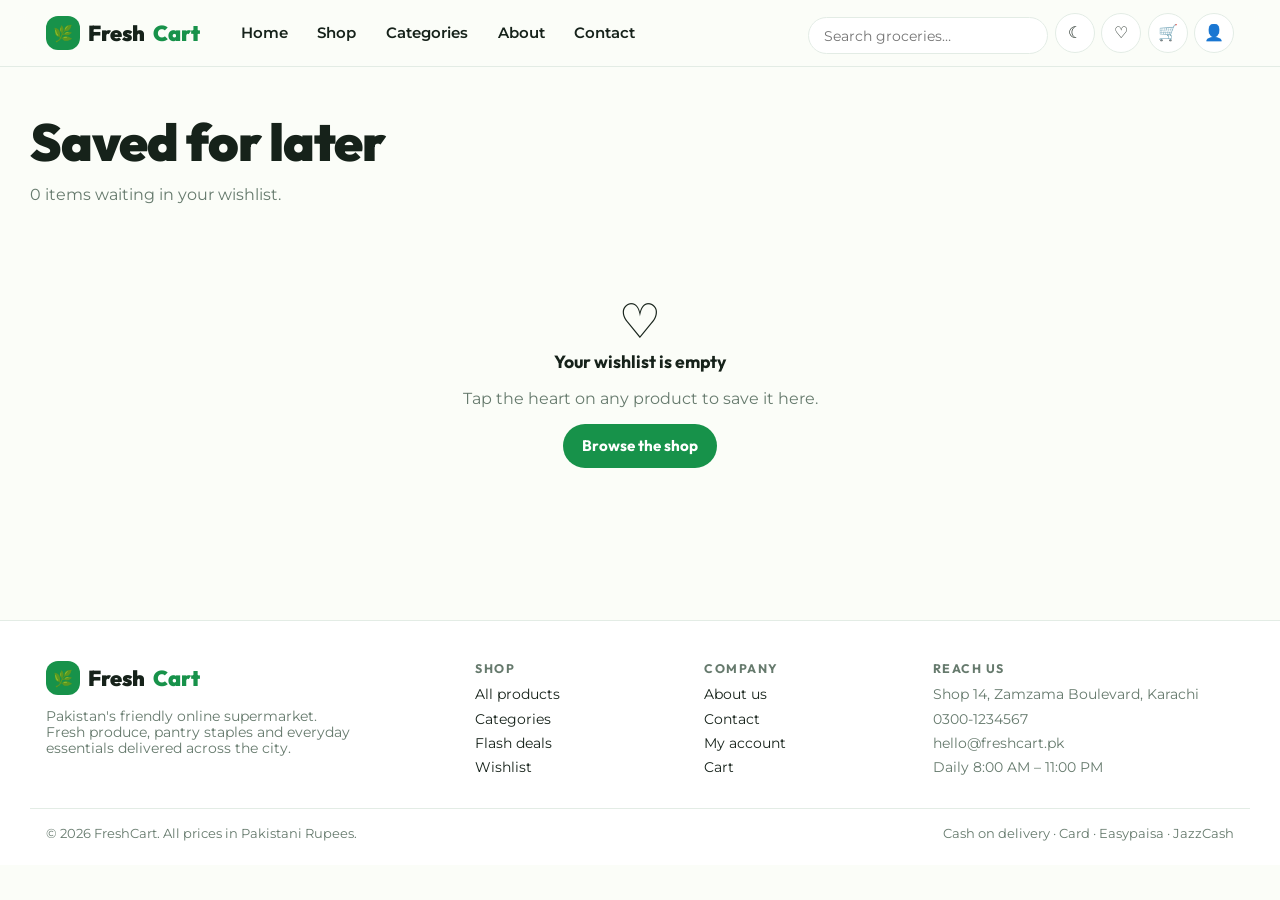
<file: public/freshcart/wishlist.html>
<!doctype html>
<html lang="en">
<head>
<meta charset="utf-8" />
<meta name="viewport" content="width=device-width, initial-scale=1" />
<title>My Wishlist — FreshCart</title>
<meta name="description" content="Everything you saved for later on FreshCart, stored right in your browser." />
<link rel="stylesheet" href="css/styles.css" />
<meta property="og:type" content="website" />
<meta property="og:title" content="My Wishlist — FreshCart" />
<meta property="og:description" content="Everything you saved for later on FreshCart, stored right in your browser." />
<meta property="og:image" content="https://project--e178b9d6-97e4-412b-a71c-56d7d12a4462.lovable.app/og-freshcart.jpg" />
<meta name="twitter:card" content="summary_large_image" />
<meta name="twitter:image" content="https://project--e178b9d6-97e4-412b-a71c-56d7d12a4462.lovable.app/og-freshcart.jpg" />
</head>
<body data-page="wishlist">
<section class="wrap section">
  <h1>Saved for later</h1>
  <p class="muted" id="lead"></p>
  <div class="row" id="actions" style="margin:1rem 0"></div>
  <div class="grid products" id="grid"></div>
  <div class="empty hide" id="empty"><div class="big">♡</div><h3>Your wishlist is empty</h3><p class="muted">Tap the heart on any product to save it here.</p><a class="btn" href="shop.html">Browse the shop</a></div>
</section>

<script src="js/data.js"></script>
<script src="js/app.js"></script>
<script>
function initPage() { renderWish(); }

function renderWish() {
  const items = state.wishlist.map(getProduct).filter(Boolean);
  document.getElementById("lead").textContent = `${items.length} item${items.length === 1 ? "" : "s"} waiting in your wishlist.`;
  document.getElementById("grid").innerHTML = productGrid(items);
  document.getElementById("empty").classList.toggle("hide", items.length > 0);
  document.getElementById("actions").innerHTML = items.length
    ? `<button class="btn" onclick="addAll()">Add all to cart</button><button class="btn ghost" onclick="clearWish()">Clear wishlist</button>`
    : "";
}
function addAll() {
  state.wishlist.forEach((id) => {
    const line = state.cart.find((l) => l.id === id);
    if (line) line.qty += 1; else state.cart.push({ id, qty: 1 });
  });
  save(); syncBadges();
  toast("Wishlist moved into your cart");
}
function clearWish() { state.wishlist = []; save(); syncBadges(); renderWish(); toast("Wishlist cleared"); }
const _tw = toggleWishlist;
toggleWishlist = (id) => { _tw(id); renderWish(); };
</script>
</body>
</html>
</file>
<file: public/freshcart/css/styles.css>
/* FreshCart — standalone stylesheet (HTML/CSS/JS version) */
@import url("https://fonts.googleapis.com/css2?family=Outfit:wght@400;600;700;800;900&family=Montserrat:wght@400;500;600;700&display=swap");

:root {
  --bg: #fbfdf8;
  --card: #ffffff;
  --fg: #16221a;
  --muted: #667a6d;
  --border: #e3ece5;
  --primary: #17924a;
  --primary-dark: #10743a;
  --primary-soft: #e6f6ec;
  --accent: #f59e0b;
  --rose: #e11d63;
  --shadow: 0 10px 30px -18px rgba(16, 60, 34, 0.35);
  --radius: 20px;
}

html[data-theme="dark"] {
  --bg: #0e1512;
  --card: #16211c;
  --fg: #eaf5ee;
  --muted: #9db3a5;
  --border: #23332b;
  --primary: #35c877;
  --primary-dark: #26a961;
  --primary-soft: #14301f;
  --shadow: 0 10px 30px -18px rgba(0, 0, 0, 0.7);
}

* { box-sizing: border-box; }

body {
  margin: 0;
  background: var(--bg);
  color: var(--fg);
  font-family: Montserrat, system-ui, sans-serif;
  -webkit-font-smoothing: antialiased;
}

h1, h2, h3, h4, .brand, .btn { font-family: Outfit, system-ui, sans-serif; }
h1 { font-size: clamp(2rem, 5vw, 3.25rem); line-height: 1.05; font-weight: 900; letter-spacing: -0.02em; margin: 0 0 .75rem; }
h2 { font-size: clamp(1.5rem, 3vw, 2.1rem); font-weight: 800; margin: 0 0 .35rem; }
h3 { font-size: 1.1rem; font-weight: 700; margin: 0; }
a { color: inherit; text-decoration: none; }
img { display: block; max-width: 100%; }

.wrap { width: 100%; max-width: 1220px; margin: 0 auto; padding: 0 1rem; }
.section { padding: 3rem 0; }
.muted { color: var(--muted); }
.small { font-size: .85rem; }
.center { text-align: center; }
.row { display: flex; align-items: center; gap: .75rem; }
.between { display: flex; align-items: center; justify-content: space-between; gap: 1rem; flex-wrap: wrap; }
.grid { display: grid; gap: 1rem; }
.hide { display: none !important; }

/* ---------- header ---------- */
header.site {
  position: sticky; top: 0; z-index: 50;
  backdrop-filter: blur(12px);
  background: color-mix(in srgb, var(--bg) 85%, transparent);
  border-bottom: 1px solid var(--border);
}
.headbar { display: flex; align-items: center; gap: .75rem; padding: .7rem 0; }
.brand { display: flex; align-items: center; gap: .5rem; font-size: 1.35rem; font-weight: 900; }
.brand .mark {
  width: 34px; height: 34px; border-radius: 12px; display: grid; place-items: center;
  background: var(--primary); color: #fff; font-size: 1rem;
}
.brand span.cart-word { color: var(--primary); }
nav.main { display: none; gap: .25rem; margin-left: 1rem; }
nav.main a { padding: .5rem .8rem; border-radius: 999px; font-weight: 600; font-size: .93rem; }
nav.main a:hover { background: var(--primary-soft); }
nav.main a.active { background: var(--primary-soft); color: var(--primary-dark); }
.head-actions { margin-left: auto; display: flex; align-items: center; gap: .4rem; }
.searchbox { position: relative; display: none; }
.searchbox input {
  width: 240px; padding: .55rem .9rem; border-radius: 999px;
  border: 1px solid var(--border); background: var(--card); color: var(--fg); font: inherit; font-size: .9rem;
}
.icon-btn {
  position: relative; width: 40px; height: 40px; border-radius: 999px; border: 1px solid var(--border);
  background: var(--card); color: var(--fg); display: grid; place-items: center; cursor: pointer; font-size: 1rem;
}
.icon-btn:hover { border-color: var(--primary); color: var(--primary); }
.badge {
  position: absolute; top: -5px; right: -5px; min-width: 19px; height: 19px; padding: 0 5px;
  border-radius: 999px; background: var(--rose); color: #fff; font-size: .68rem; font-weight: 700;
  display: grid; place-items: center;
}
.badge.green { background: var(--primary); }
nav.mobile { display: grid; gap: .15rem; padding: .5rem 0 1rem; border-top: 1px solid var(--border); }
nav.mobile a { padding: .6rem .8rem; border-radius: 12px; font-weight: 600; }
nav.mobile a:hover { background: var(--primary-soft); }

@media (min-width: 900px) {
  nav.main { display: flex; }
  .searchbox { display: block; }
  #menuBtn { display: none; }
  nav.mobile { display: none !important; }
}

/* ---------- buttons ---------- */
.btn {
  display: inline-flex; align-items: center; justify-content: center; gap: .45rem;
  padding: .7rem 1.15rem; border-radius: 999px; border: 1px solid transparent;
  font-weight: 700; font-size: .95rem; cursor: pointer; transition: transform .15s ease, background .15s ease;
  background: var(--primary); color: #fff;
}
.btn:hover { background: var(--primary-dark); transform: translateY(-1px); }
.btn.ghost { background: transparent; color: var(--primary); border-color: var(--primary); }
.btn.ghost:hover { background: var(--primary-soft); }
.btn.soft { background: var(--primary-soft); color: var(--primary-dark); }
.btn.block { width: 100%; }
.btn.sm { padding: .45rem .8rem; font-size: .85rem; }
.btn:disabled { opacity: .55; cursor: not-allowed; transform: none; }

.chip {
  padding: .35rem .8rem; border-radius: 999px; border: 1px solid var(--border);
  background: var(--card); font-size: .8rem; font-weight: 700; cursor: pointer; color: var(--fg);
}
.chip.on { background: var(--primary); border-color: var(--primary); color: #fff; }
.pill {
  display: inline-flex; align-items: center; gap: .4rem; padding: .3rem .75rem; border-radius: 999px;
  background: var(--primary-soft); color: var(--primary-dark); font-size: .72rem;
  font-weight: 800; letter-spacing: .1em; text-transform: uppercase;
}

/* ---------- cards ---------- */
.card {
  background: var(--card); border: 1px solid var(--border); border-radius: var(--radius);
  box-shadow: var(--shadow); overflow: hidden;
}
.card.pad { padding: 1.25rem; }

.products { grid-template-columns: repeat(2, minmax(0, 1fr)); }
@media (min-width: 640px) { .products { grid-template-columns: repeat(3, minmax(0, 1fr)); } }
@media (min-width: 1000px) { .products { grid-template-columns: repeat(4, minmax(0, 1fr)); } }

.pcard { position: relative; display: flex; flex-direction: column; }
.pcard .thumb { position: relative; background: #fff; aspect-ratio: 1/1; overflow: hidden; }
.pcard .thumb img { width: 100%; height: 100%; object-fit: cover; transition: transform .5s ease; }
.pcard:hover .thumb img { transform: scale(1.07); }
.pcard .body { padding: .85rem; display: flex; flex-direction: column; gap: .25rem; flex: 1; }
.pcard .cat { font-size: .65rem; font-weight: 800; letter-spacing: .12em; text-transform: uppercase; color: var(--muted); }
.pcard .name { font-family: Outfit, sans-serif; font-weight: 700; font-size: 1rem; line-height: 1.2; }
.price { font-size: 1.15rem; font-weight: 800; color: var(--primary-dark); font-family: Outfit, sans-serif; }
.old { color: var(--muted); text-decoration: line-through; font-size: .85rem; margin-left: .35rem; }
.tag-off {
  position: absolute; top: .6rem; left: .6rem; background: var(--accent); color: #3b2600;
  padding: .2rem .55rem; border-radius: 999px; font-size: .72rem; font-weight: 800;
}
.tag-fresh {
  position: absolute; bottom: .6rem; left: .6rem; background: rgba(255,255,255,.92); color: #10743a;
  padding: .2rem .55rem; border-radius: 999px; font-size: .7rem; font-weight: 700;
}
.wish {
  position: absolute; top: .6rem; right: .6rem; width: 32px; height: 32px; border-radius: 999px;
  border: none; background: rgba(255,255,255,.92); cursor: pointer; display: grid; place-items: center; font-size: .95rem;
}
.wish.on { color: var(--rose); }
.stars { color: var(--accent); font-size: .8rem; letter-spacing: .05em; }

/* ---------- hero ---------- */
.hero { background: linear-gradient(160deg, var(--primary-soft), var(--bg)); padding: 2.5rem 0 3rem; }
.hero-grid { display: grid; gap: 2rem; align-items: center; }
@media (min-width: 900px) { .hero-grid { grid-template-columns: 1fr 1fr; } }
.hero img { border-radius: 26px; box-shadow: var(--shadow); }
.stat-row { display: flex; gap: 2rem; flex-wrap: wrap; margin-top: 1.75rem; }
.stat b { display: block; font-family: Outfit, sans-serif; font-size: 1.5rem; }

.perks { grid-template-columns: repeat(2, minmax(0,1fr)); }
@media (min-width: 900px) { .perks { grid-template-columns: repeat(4, minmax(0,1fr)); } }

.cats { grid-template-columns: repeat(2, minmax(0,1fr)); }
@media (min-width: 640px) { .cats { grid-template-columns: repeat(3, minmax(0,1fr)); } }
@media (min-width: 1000px) { .cats { grid-template-columns: repeat(5, minmax(0,1fr)); } }
.cat-card img { aspect-ratio: 1/1; object-fit: cover; width: 100%; background: #fff; transition: transform .5s ease; }
.cat-card:hover img { transform: scale(1.08); }
.cat-card .label { padding: .7rem; text-align: center; font-weight: 700; font-size: .9rem; }

/* countdown */
.countdown { display: flex; gap: .5rem; }
.countdown div {
  min-width: 62px; padding: .5rem; border-radius: 14px; background: var(--card);
  border: 1px solid var(--border); text-align: center;
}
.countdown b { display: block; font-family: Outfit, sans-serif; font-size: 1.4rem; }
.countdown span { font-size: .65rem; text-transform: uppercase; letter-spacing: .1em; color: var(--muted); }

/* ---------- layout helpers ---------- */
.two-col { display: grid; gap: 1.5rem; }
@media (min-width: 960px) { .two-col { grid-template-columns: 280px 1fr; align-items: start; } }
.cart-cols { display: grid; gap: 1.5rem; }
@media (min-width: 960px) { .cart-cols { grid-template-columns: 1fr 360px; align-items: start; } }

label.field { display: block; margin-bottom: .9rem; font-size: .8rem; font-weight: 800; letter-spacing: .08em; text-transform: uppercase; color: var(--muted); }
input, select, textarea {
  width: 100%; margin-top: .35rem; padding: .65rem .85rem; border-radius: 14px;
  border: 1px solid var(--border); background: var(--card); color: var(--fg); font: inherit; font-size: .95rem;
}
input:focus, select:focus, textarea:focus { outline: 2px solid var(--primary); outline-offset: 1px; }
.err { color: var(--rose); font-size: .78rem; font-weight: 600; margin-top: .25rem; text-transform: none; letter-spacing: 0; }

.qty { display: inline-flex; align-items: center; border: 1px solid var(--border); border-radius: 999px; overflow: hidden; }
.qty button { width: 34px; height: 34px; border: none; background: transparent; color: var(--fg); cursor: pointer; font-size: 1rem; }
.qty button:hover { background: var(--primary-soft); }
.qty span { min-width: 30px; text-align: center; font-weight: 700; }

.line { display: flex; justify-content: space-between; gap: 1rem; padding: .35rem 0; font-size: .95rem; }
.line.total { border-top: 1px solid var(--border); margin-top: .5rem; padding-top: .75rem; font-size: 1.15rem; font-weight: 800; font-family: Outfit, sans-serif; }

.cart-item { display: grid; grid-template-columns: 84px 1fr; gap: 1rem; padding: 1rem; border-bottom: 1px solid var(--border); align-items: center; }
.cart-item img { width: 84px; height: 84px; border-radius: 14px; object-fit: cover; background: #fff; }

table.orders { width: 100%; border-collapse: collapse; font-size: .9rem; }
table.orders th, table.orders td { text-align: left; padding: .6rem; border-bottom: 1px solid var(--border); }

/* toast */
#toasts { position: fixed; bottom: 1rem; right: 1rem; z-index: 200; display: grid; gap: .5rem; }
.toast {
  background: var(--card); border: 1px solid var(--border); border-left: 4px solid var(--primary);
  border-radius: 14px; padding: .7rem 1rem; box-shadow: var(--shadow); font-size: .9rem; font-weight: 600;
  animation: rise .25s ease;
}
@keyframes rise { from { opacity: 0; transform: translateY(8px); } to { opacity: 1; transform: none; } }
@keyframes pop { 0% { transform: scale(1); } 50% { transform: scale(1.12); } 100% { transform: scale(1); } }
.pop { animation: pop .3s ease; }

footer.site { border-top: 1px solid var(--border); margin-top: 3rem; padding: 2.5rem 0 1.5rem; background: var(--card); }
.foot-grid { display: grid; gap: 1.75rem; }
@media (min-width: 800px) { .foot-grid { grid-template-columns: 2fr 1fr 1fr 1.5fr; } }
.foot-grid h4 { margin: 0 0 .6rem; font-size: .78rem; letter-spacing: .12em; text-transform: uppercase; color: var(--muted); }
.foot-grid ul { list-style: none; margin: 0; padding: 0; display: grid; gap: .4rem; font-size: .9rem; }
.foot-bottom { margin-top: 2rem; border-top: 1px solid var(--border); padding-top: 1rem; font-size: .82rem; color: var(--muted); }

.empty { text-align: center; padding: 3.5rem 1rem; }
.empty .big { font-size: 3rem; }
</file>
